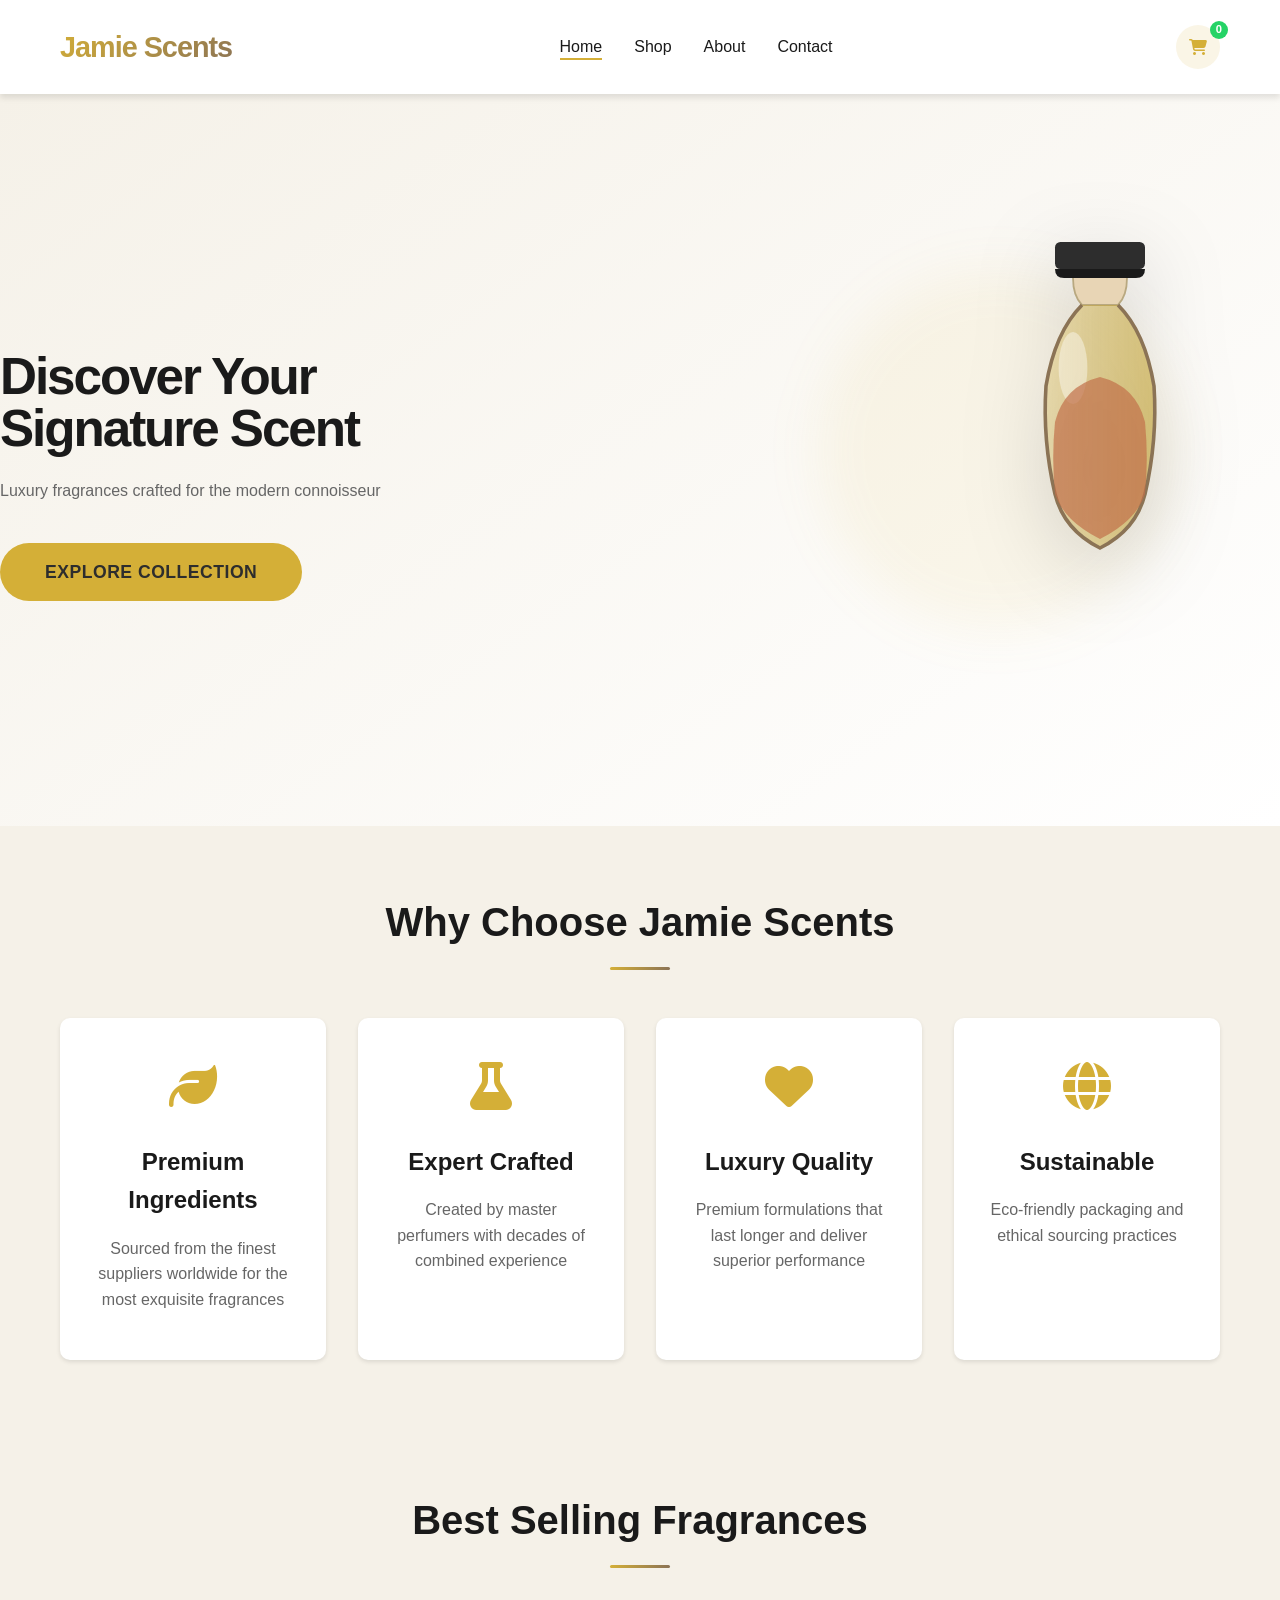
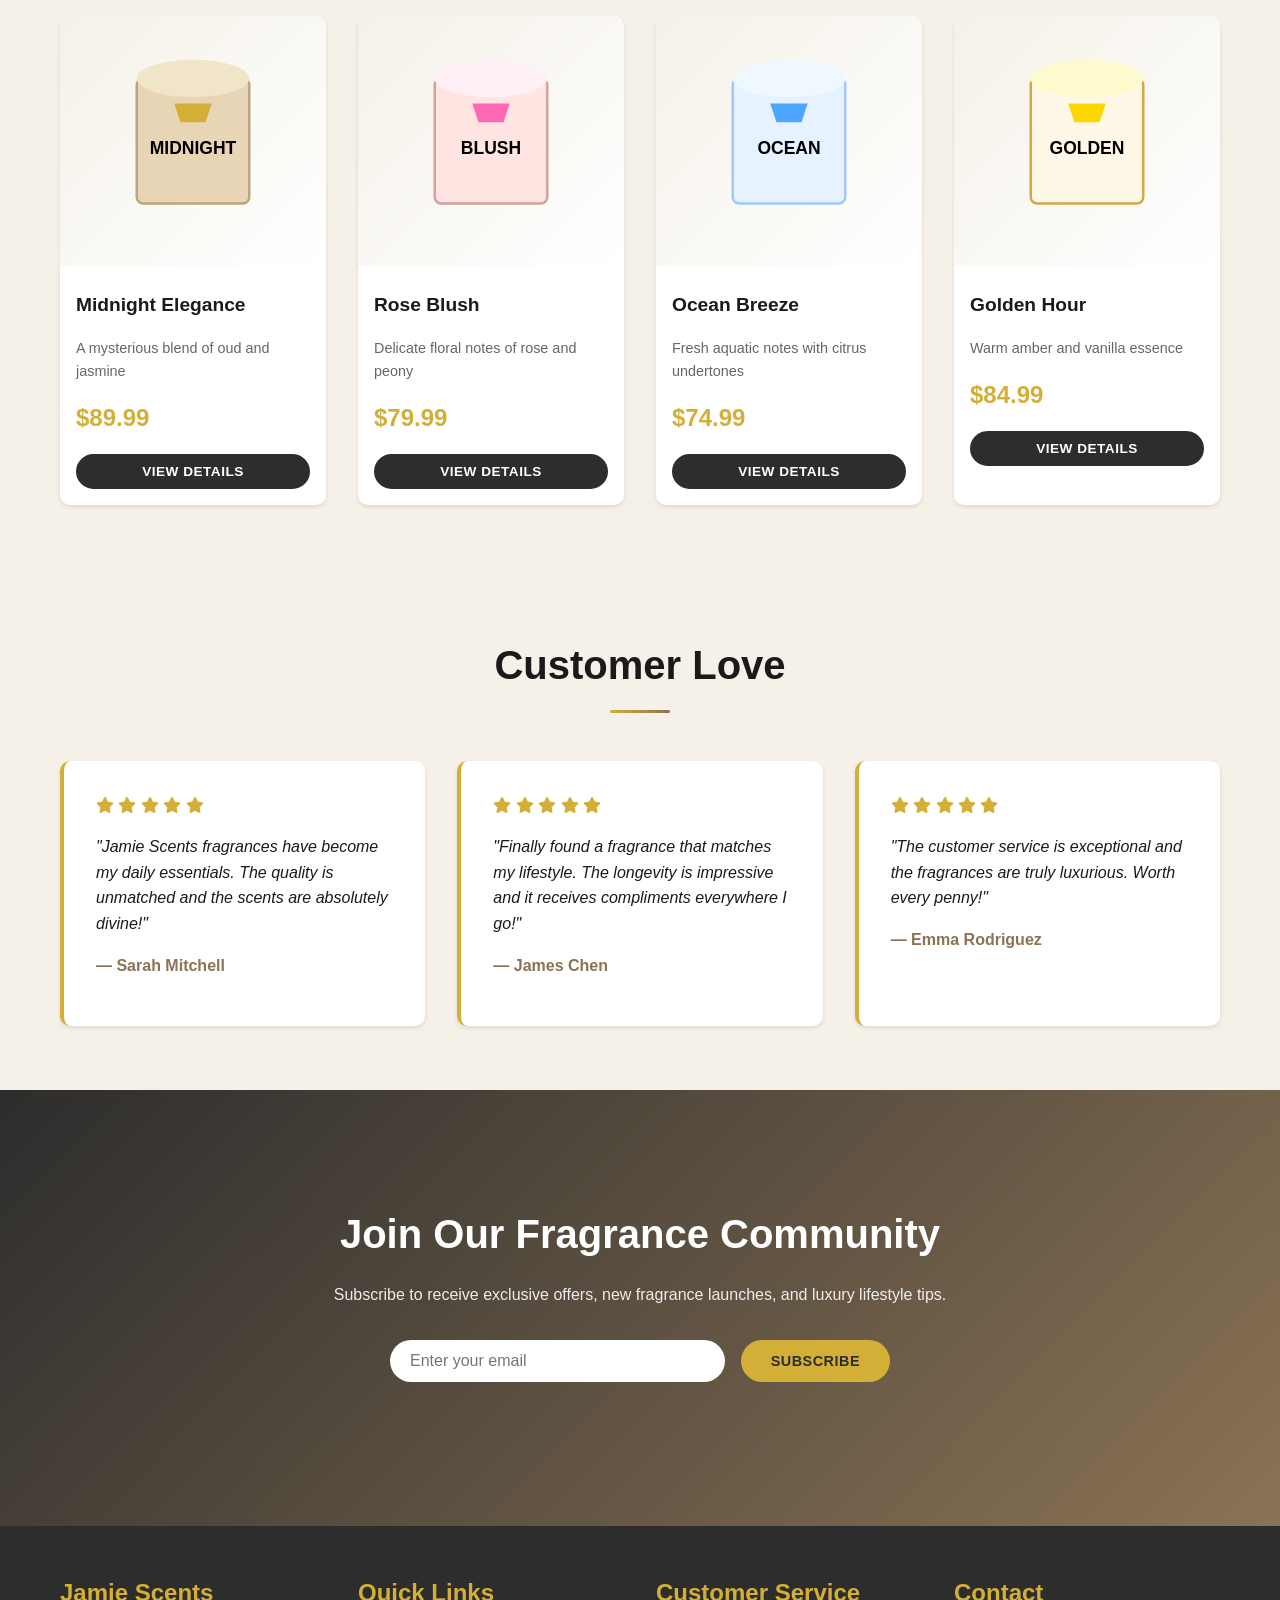
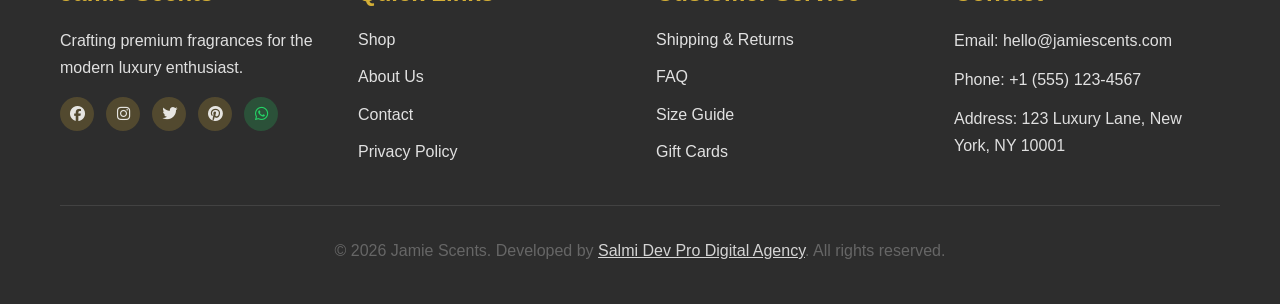
<file: index.html>
<!DOCTYPE html>
<html lang="en">
<head>
    <meta charset="UTF-8">
    <meta name="viewport" content="width=device-width, initial-scale=1.0">
    <meta name="description" content="Jamie Scents - Premium fragrance collection for the modern luxury enthusiast.">
    <meta name="keywords" content="perfume, fragrance, luxury, premium scents">
    <title>Jamie Scents - Premium Fragrances</title>
    <link rel="stylesheet" href="css/styles.css">
    <link rel="stylesheet" href="https://cdnjs.cloudflare.com/ajax/libs/font-awesome/6.4.0/css/all.min.css">
</head>
<body>
    <!-- Navigation -->
    <nav class="navbar">
        <div class="container navbar-container">
            <div class="logo">
                <h1>Jamie Scents</h1>
            </div>
            <button class="hamburger" id="hamburger">
                <span></span>
                <span></span>
                <span></span>
            </button>
            <ul class="nav-menu" id="navMenu">
                <li><a href="index.html" class="nav-link active">Home</a></li>
                <li><a href="shop.html" class="nav-link">Shop</a></li>
                <li><a href="about.html" class="nav-link">About</a></li>
                <li><a href="contact.html" class="nav-link">Contact</a></li>
            </ul>
            <a href="shop.html" class="cart-link" aria-label="View cart">
                <i class="fas fa-shopping-cart"></i>
                <span class="cart-count">0</span>
            </a>
        </div>
    </nav>

    <!-- Hero Section -->
    <section class="hero">
        <div class="hero-content">
            <h2 class="hero-title">Discover Your Signature Scent</h2>
            <p class="hero-subtitle">Luxury fragrances crafted for the modern connoisseur</p>
            <a href="shop.html" class="btn btn-primary btn-lg">Explore Collection</a>
        </div>
        <div class="hero-image">
            <svg viewBox="0 0 200 300" xmlns="http://www.w3.org/2000/svg" class="perfume-bottle">
                <defs>
                    <linearGradient id="bottleGradient" x1="0%" y1="0%" x2="100%">
                        <stop offset="0%" style="stop-color:#d4af37;stop-opacity:0.3" />
                        <stop offset="100%" style="stop-color:#c0a030;stop-opacity:0.6" />
                    </linearGradient>
                </defs>
                <!-- Bottle Cap -->
                <rect x="75" y="20" width="50" height="15" fill="#2d2d2d" rx="3"/>
                <path d="M 75 35 Q 75 40 80 40 L 120 40 Q 125 40 125 35" fill="#1a1a1a"/>
                <!-- Bottle Top -->
                <path d="M 85 40 Q 85 50 90 55 L 110 55 Q 115 50 115 40" fill="#e8d5b5" stroke="#b8a880" stroke-width="1"/>
                <!-- Main Bottle -->
                <path d="M 90 55 Q 75 70 70 100 Q 68 130 75 160 Q 80 180 100 190 Q 120 180 125 160 Q 132 130 130 100 Q 125 70 110 55" 
                      fill="url(#bottleGradient)" stroke="#8b7355" stroke-width="2"/>
                <!-- Bottle Shine -->
                <ellipse cx="85" cy="90" rx="8" ry="20" fill="#ffffff" opacity="0.4"/>
                <!-- Fragrance Liquid -->
                <path d="M 75 160 Q 73 140 75 120 Q 80 100 100 95 Q 120 100 125 120 Q 127 140 125 160 Q 120 175 100 185 Q 80 175 75 160" 
                      fill="#c17049" opacity="0.7"/>
            </svg>
        </div>
    </section>

    <!-- Brand Value Proposition -->
    <section class="values">
        <div class="container">
            <h2 class="section-title">Why Choose Jamie Scents</h2>
            <div class="values-grid">
                <div class="value-card">
                    <div class="value-icon">
                        <i class="fas fa-leaf"></i>
                    </div>
                    <h3>Premium Ingredients</h3>
                    <p>Sourced from the finest suppliers worldwide for the most exquisite fragrances</p>
                </div>
                <div class="value-card">
                    <div class="value-icon">
                        <i class="fas fa-flask"></i>
                    </div>
                    <h3>Expert Crafted</h3>
                    <p>Created by master perfumers with decades of combined experience</p>
                </div>
                <div class="value-card">
                    <div class="value-icon">
                        <i class="fas fa-heart"></i>
                    </div>
                    <h3>Luxury Quality</h3>
                    <p>Premium formulations that last longer and deliver superior performance</p>
                </div>
                <div class="value-card">
                    <div class="value-icon">
                        <i class="fas fa-globe"></i>
                    </div>
                    <h3>Sustainable</h3>
                    <p>Eco-friendly packaging and ethical sourcing practices</p>
                </div>
            </div>
        </div>
    </section>

    <!-- Best Selling Products -->
    <section class="best-sellers">
        <div class="container">
            <h2 class="section-title">Best Selling Fragrances</h2>
            <div class="products-grid">
                <div class="product-card">
                    <div class="product-image">
                        <svg viewBox="0 0 150 200" xmlns="http://www.w3.org/2000/svg">
                            <rect x="30" y="50" width="90" height="100" fill="#e8d5b5" stroke="#b8a880" stroke-width="2" rx="5"/>
                            <ellipse cx="75" cy="50" rx="45" ry="15" fill="#f0e4c9"/>
                            <path d="M 60 70 L 65 85 L 85 85 L 90 70" fill="#d4af37"/>
                            <text x="75" y="110" text-anchor="middle" font-size="14" font-weight="bold">MIDNIGHT</text>
                        </svg>
                    </div>
                    <h3>Midnight Elegance</h3>
                    <p class="product-desc">A mysterious blend of oud and jasmine</p>
                    <div class="price">$89.99</div>
                    <button class="btn btn-secondary btn-sm">View Details</button>
                </div>

                <div class="product-card">
                    <div class="product-image">
                        <svg viewBox="0 0 150 200" xmlns="http://www.w3.org/2000/svg">
                            <rect x="30" y="50" width="90" height="100" fill="#ffe4e1" stroke="#d4a0a0" stroke-width="2" rx="5"/>
                            <ellipse cx="75" cy="50" rx="45" ry="15" fill="#fff0f5"/>
                            <path d="M 60 70 L 65 85 L 85 85 L 90 70" fill="#ff69b4"/>
                            <text x="75" y="110" text-anchor="middle" font-size="14" font-weight="bold">BLUSH</text>
                        </svg>
                    </div>
                    <h3>Rose Blush</h3>
                    <p class="product-desc">Delicate floral notes of rose and peony</p>
                    <div class="price">$79.99</div>
                    <button class="btn btn-secondary btn-sm">View Details</button>
                </div>

                <div class="product-card">
                    <div class="product-image">
                        <svg viewBox="0 0 150 200" xmlns="http://www.w3.org/2000/svg">
                            <rect x="30" y="50" width="90" height="100" fill="#e6f2ff" stroke="#a0c8ff" stroke-width="2" rx="5"/>
                            <ellipse cx="75" cy="50" rx="45" ry="15" fill="#f0f8ff"/>
                            <path d="M 60 70 L 65 85 L 85 85 L 90 70" fill="#4da6ff"/>
                            <text x="75" y="110" text-anchor="middle" font-size="14" font-weight="bold">OCEAN</text>
                        </svg>
                    </div>
                    <h3>Ocean Breeze</h3>
                    <p class="product-desc">Fresh aquatic notes with citrus undertones</p>
                    <div class="price">$74.99</div>
                    <button class="btn btn-secondary btn-sm">View Details</button>
                </div>

                <div class="product-card">
                    <div class="product-image">
                        <svg viewBox="0 0 150 200" xmlns="http://www.w3.org/2000/svg">
                            <rect x="30" y="50" width="90" height="100" fill="#fff8e6" stroke="#d4a747" stroke-width="2" rx="5"/>
                            <ellipse cx="75" cy="50" rx="45" ry="15" fill="#fffacd"/>
                            <path d="M 60 70 L 65 85 L 85 85 L 90 70" fill="#ffd700"/>
                            <text x="75" y="110" text-anchor="middle" font-size="14" font-weight="bold">GOLDEN</text>
                        </svg>
                    </div>
                    <h3>Golden Hour</h3>
                    <p class="product-desc">Warm amber and vanilla essence</p>
                    <div class="price">$84.99</div>
                    <button class="btn btn-secondary btn-sm">View Details</button>
                </div>
            </div>
        </div>
    </section>

    <!-- Testimonials -->
    <section class="testimonials">
        <div class="container">
            <h2 class="section-title">Customer Love</h2>
            <div class="testimonials-grid">
                <div class="testimonial-card">
                    <div class="stars">
                        <i class="fas fa-star"></i>
                        <i class="fas fa-star"></i>
                        <i class="fas fa-star"></i>
                        <i class="fas fa-star"></i>
                        <i class="fas fa-star"></i>
                    </div>
                    <p class="testimonial-text">"Jamie Scents fragrances have become my daily essentials. The quality is unmatched and the scents are absolutely divine!"</p>
                    <p class="testimonial-author">— Sarah Mitchell</p>
                </div>

                <div class="testimonial-card">
                    <div class="stars">
                        <i class="fas fa-star"></i>
                        <i class="fas fa-star"></i>
                        <i class="fas fa-star"></i>
                        <i class="fas fa-star"></i>
                        <i class="fas fa-star"></i>
                    </div>
                    <p class="testimonial-text">"Finally found a fragrance that matches my lifestyle. The longevity is impressive and it receives compliments everywhere I go!"</p>
                    <p class="testimonial-author">— James Chen</p>
                </div>

                <div class="testimonial-card">
                    <div class="stars">
                        <i class="fas fa-star"></i>
                        <i class="fas fa-star"></i>
                        <i class="fas fa-star"></i>
                        <i class="fas fa-star"></i>
                        <i class="fas fa-star"></i>
                    </div>
                    <p class="testimonial-text">"The customer service is exceptional and the fragrances are truly luxurious. Worth every penny!"</p>
                    <p class="testimonial-author">— Emma Rodriguez</p>
                </div>
            </div>
        </div>
    </section>

    <!-- Newsletter -->
    <section class="newsletter">
        <div class="container">
            <div class="newsletter-content">
                <h2>Join Our Fragrance Community</h2>
                <p>Subscribe to receive exclusive offers, new fragrance launches, and luxury lifestyle tips.</p>
                <form class="newsletter-form" id="newsletterForm">
                    <input type="email" placeholder="Enter your email" required id="newsletterEmail">
                    <button type="submit" class="btn btn-primary">Subscribe</button>
                </form>
                <p class="form-message" id="formMessage"></p>
            </div>
        </div>
    </section>

    <!-- Footer -->
    <footer class="footer">
        <div class="container">
            <div class="footer-content">
                <div class="footer-section">
                    <h3>Jamie Scents</h3>
                    <p>Crafting premium fragrances for the modern luxury enthusiast.</p>
                    <div class="social-links">
                        <a href="#" class="social-link"><i class="fab fa-facebook"></i></a>
                        <a href="#" class="social-link"><i class="fab fa-instagram"></i></a>
                        <a href="#" class="social-link"><i class="fab fa-twitter"></i></a>
                        <a href="#" class="social-link"><i class="fab fa-pinterest"></i></a>
                        <a href="https://wa.me/256742003062?text=Hello%20Jamie%20Scents" class="social-link whatsapp" target="_blank" rel="noopener"><i class="fab fa-whatsapp"></i></a>
                    </div>
                </div>

                <div class="footer-section">
                    <h3>Quick Links</h3>
                    <ul>
                        <li><a href="shop.html">Shop</a></li>
                        <li><a href="about.html">About Us</a></li>
                        <li><a href="contact.html">Contact</a></li>
                        <li><a href="#">Privacy Policy</a></li>
                    </ul>
                </div>

                <div class="footer-section">
                    <h3>Customer Service</h3>
                    <ul>
                        <li><a href="#">Shipping & Returns</a></li>
                        <li><a href="#">FAQ</a></li>
                        <li><a href="#">Size Guide</a></li>
                        <li><a href="#">Gift Cards</a></li>
                    </ul>
                </div>

                <div class="footer-section">
                    <h3>Contact</h3>
                    <p>Email: hello@jamiescents.com</p>
                    <p>Phone: <a href="tel:+15551234567">+1 (555) 123-4567</a></p>
                    <p>Address: 123 Luxury Lane, New York, NY 10001</p>
                </div>
            </div>

            <div class="footer-bottom">
                <p>&copy; <span id="currentYear"></span> Jamie Scents. Developed by <a href="https://www.salmidevpro.com.ng" class="footer-credit-link" target="_blank" rel="noopener">Salmi Dev Pro Digital Agency</a>. All rights reserved.</p>
            </div>
        </div>
    </footer>

    <script src="js/main.js"></script>
</body>
</html>
</file>
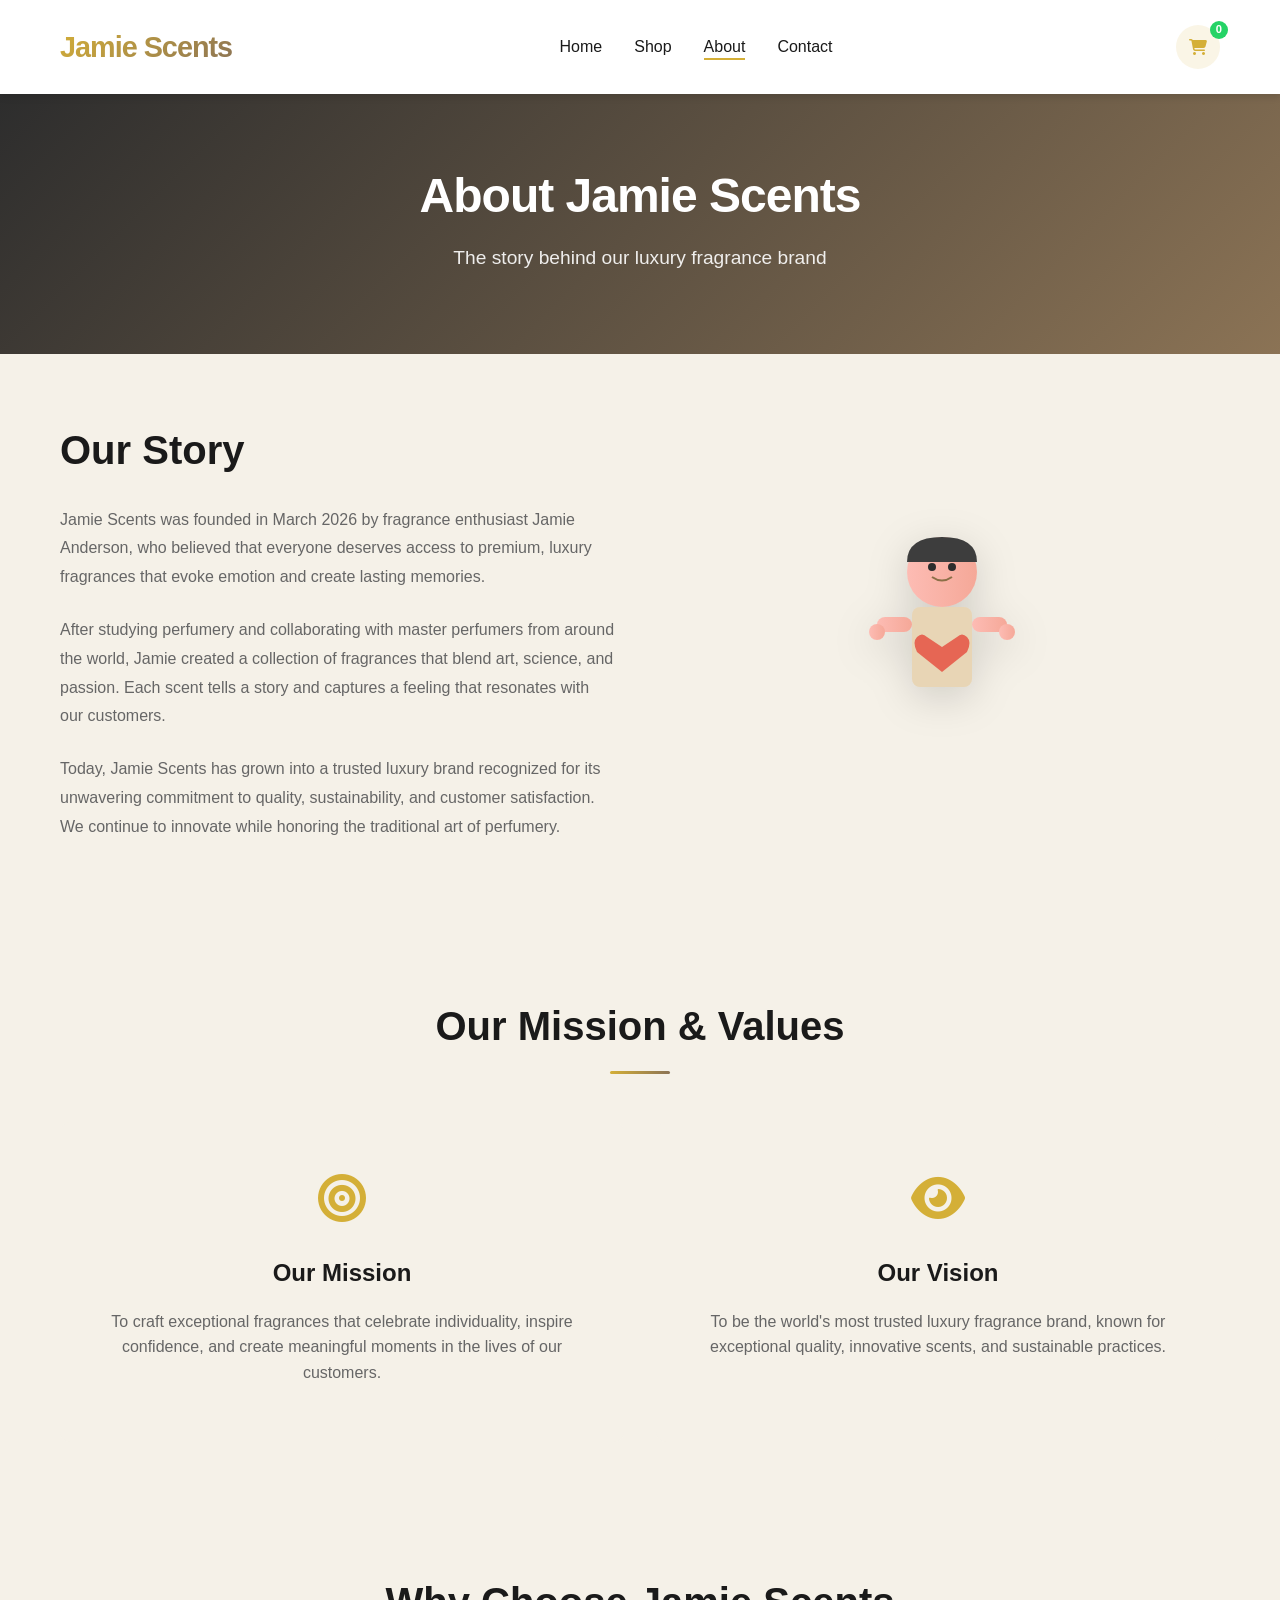
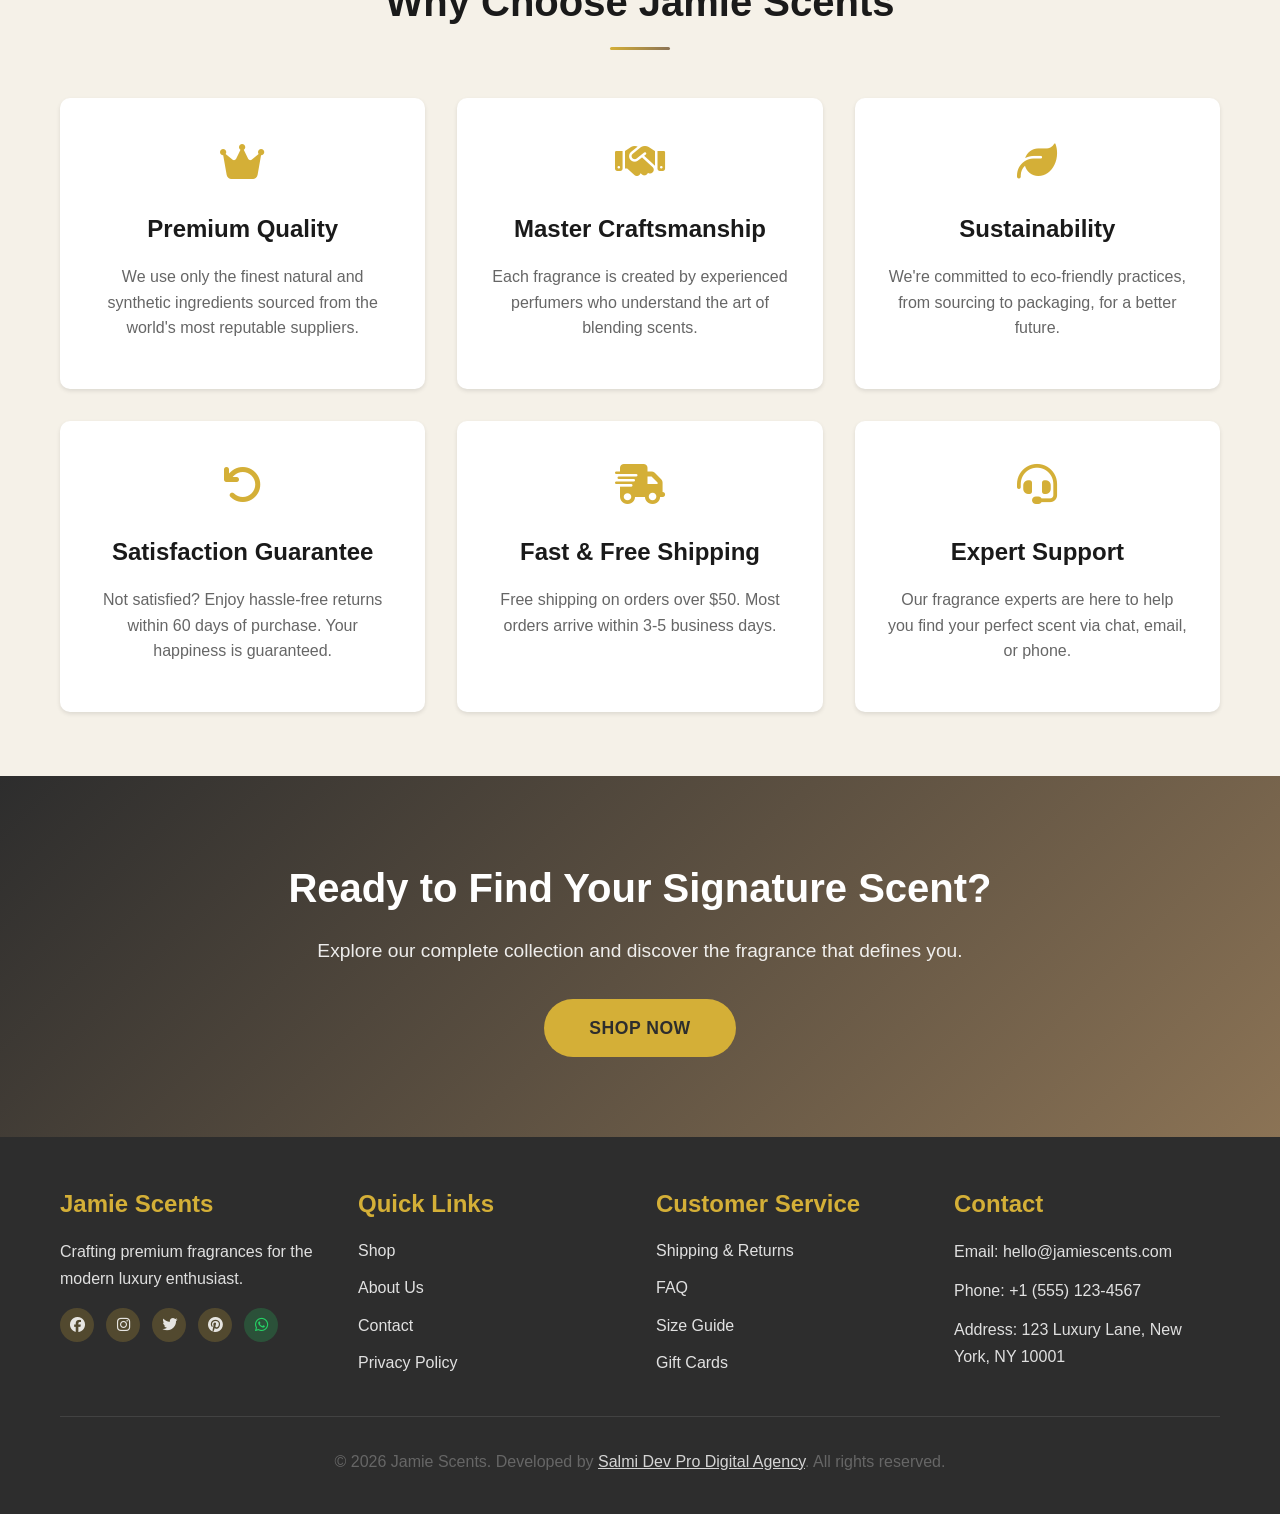
<file: about.html>
<!DOCTYPE html>
<html lang="en">
<head>
    <meta charset="UTF-8">
    <meta name="viewport" content="width=device-width, initial-scale=1.0">
    <meta name="description" content="Learn about Jamie Scents - our mission, story, and commitment to luxury fragrances.">
    <title>About Us - Jamie Scents</title>
    <link rel="stylesheet" href="css/styles.css">
    <link rel="stylesheet" href="https://cdnjs.cloudflare.com/ajax/libs/font-awesome/6.4.0/css/all.min.css">
</head>
<body>
    <!-- Navigation -->
    <nav class="navbar">
        <div class="container navbar-container">
            <div class="logo">
                <h1>Jamie Scents</h1>
            </div>
            <button class="hamburger" id="hamburger">
                <span></span>
                <span></span>
                <span></span>
            </button>
            <ul class="nav-menu" id="navMenu">
                <li><a href="index.html" class="nav-link">Home</a></li>
                <li><a href="shop.html" class="nav-link">Shop</a></li>
                <li><a href="about.html" class="nav-link active">About</a></li>
                <li><a href="contact.html" class="nav-link">Contact</a></li>
            </ul>
            <a href="shop.html" class="cart-link" aria-label="View cart">
                <i class="fas fa-shopping-cart"></i>
                <span class="cart-count">0</span>
            </a>
        </div>
    </nav>

    <!-- Page Header -->
    <section class="page-header">
        <div class="container">
            <h1>About Jamie Scents</h1>
            <p>The story behind our luxury fragrance brand</p>
        </div>
    </section>

    <!-- Brand Story -->
    <section class="about-story">
        <div class="container">
            <div class="story-content">
                <div class="story-text">
                    <h2>Our Story</h2>
                    <p>
                        Jamie Scents was founded in March 2026 by fragrance enthusiast Jamie Anderson, who believed that everyone deserves 
                        access to premium, luxury fragrances that evoke emotion and create lasting memories.
                    </p>
                    <p>
                        After studying perfumery and collaborating with master perfumers from around the world, 
                        Jamie created a collection of fragrances that blend art, science, and passion. Each scent tells a story and captures 
                        a feeling that resonates with our customers.
                    </p>
                    <p>
                        Today, Jamie Scents has grown into a trusted luxury brand recognized for its unwavering commitment to quality, 
                        sustainability, and customer satisfaction. We continue to innovate while honoring the traditional art of perfumery.
                    </p>
                </div>
                <div class="story-image">
                    <svg viewBox="0 0 300 300" xmlns="http://www.w3.org/2000/svg" class="founder-illustration">
                        <defs>
                            <linearGradient id="skinTone" x1="0%" y1="0%" x2="100%">
                                <stop offset="0%" style="stop-color:#fdbcb4;stop-opacity:1" />
                                <stop offset="100%" style="stop-color:#f5a898;stop-opacity:1" />
                            </linearGradient>
                        </defs>
                        <!-- Head -->
                        <circle cx="150" cy="80" r="35" fill="url(#skinTone)"/>
                        <!-- Hair -->
                        <path d="M 115 70 Q 115 45 150 45 Q 185 45 185 70" fill="#3d3d3d"/>
                        <!-- Eyes -->
                        <circle cx="140" cy="75" r="4" fill="#2d2d2d"/>
                        <circle cx="160" cy="75" r="4" fill="#2d2d2d"/>
                        <!-- Smile -->
                        <path d="M 140 85 Q 150 92 160 85" stroke="#8b6f47" stroke-width="2" fill="none"/>
                        <!-- Body -->
                        <rect x="120" y="115" width="60" height="80" fill="#e8d5b5" rx="8"/>
                        <!-- Arms -->
                        <rect x="85" y="125" width="35" height="15" fill="url(#skinTone)" rx="8"/>
                        <rect x="180" y="125" width="35" height="15" fill="url(#skinTone)" rx="8"/>
                        <!-- Hands -->
                        <circle cx="85" cy="140" r="8" fill="url(#skinTone)"/>
                        <circle cx="215" cy="140" r="8" fill="url(#skinTone)"/>
                        <!-- Heart -->
                        <path d="M 150 155 L 165 145 Q 170 140 175 145 Q 180 150 175 160 L 150 180 L 125 160 Q 120 150 125 145 Q 130 140 135 145 Z" 
                              fill="#e74c3c" opacity="0.8"/>
                    </svg>
                </div>
            </div>
        </div>
    </section>

    <!-- Mission & Vision -->
    <section class="mission">
        <div class="container">
            <h2 class="section-title">Our Mission & Values</h2>
            <div class="mission-grid">
                <div class="mission-card">
                    <div class="mission-icon">
                        <i class="fas fa-bullseye"></i>
                    </div>
                    <h3>Our Mission</h3>
                    <p>
                        To craft exceptional fragrances that celebrate individuality, inspire confidence, and create meaningful 
                        moments in the lives of our customers.
                    </p>
                </div>
                <div class="mission-card">
                    <div class="mission-icon">
                        <i class="fas fa-eye"></i>
                    </div>
                    <h3>Our Vision</h3>
                    <p>
                        To be the world's most trusted luxury fragrance brand, known for exceptional quality, innovative scents, 
                        and sustainable practices.
                    </p>
                </div>
            </div>
        </div>
    </section>

    <!-- Why Choose Us -->
    <section class="why-choose">
        <div class="container">
            <h2 class="section-title">Why Choose Jamie Scents</h2>
            <div class="reasons-grid">
                <div class="reason-card">
                    <div class="reason-icon">
                        <i class="fas fa-crown"></i>
                    </div>
                    <h3>Premium Quality</h3>
                    <p>
                        We use only the finest natural and synthetic ingredients sourced from 
                        the world's most reputable suppliers.
                    </p>
                </div>

                <div class="reason-card">
                    <div class="reason-icon">
                        <i class="fas fa-handshake"></i>
                    </div>
                    <h3>Master Craftsmanship</h3>
                    <p>
                        Each fragrance is created by experienced perfumers who understand 
                        the art of blending scents.
                    </p>
                </div>

                <div class="reason-card">
                    <div class="reason-icon">
                        <i class="fas fa-leaf"></i>
                    </div>
                    <h3>Sustainability</h3>
                    <p>
                        We're committed to eco-friendly practices, from sourcing to packaging, 
                        for a better future.
                    </p>
                </div>

                <div class="reason-card">
                    <div class="reason-icon">
                        <i class="fas fa-undo"></i>
                    </div>
                    <h3>Satisfaction Guarantee</h3>
                    <p>
                        Not satisfied? Enjoy hassle-free returns within 60 days of purchase. 
                        Your happiness is guaranteed.
                    </p>
                </div>

                <div class="reason-card">
                    <div class="reason-icon">
                        <i class="fas fa-shipping-fast"></i>
                    </div>
                    <h3>Fast & Free Shipping</h3>
                    <p>
                        Free shipping on orders over $50. Most orders arrive within 3-5 
                        business days.
                    </p>
                </div>

                <div class="reason-card">
                    <div class="reason-icon">
                        <i class="fas fa-headset"></i>
                    </div>
                    <h3>Expert Support</h3>
                    <p>
                        Our fragrance experts are here to help you find your perfect scent 
                        via chat, email, or phone.
                    </p>
                </div>
            </div>
        </div>
    </section>

    <!-- Call to Action -->
    <section class="cta-section">
        <div class="container">
            <h2>Ready to Find Your Signature Scent?</h2>
            <p>Explore our complete collection and discover the fragrance that defines you.</p>
            <a href="shop.html" class="btn btn-primary btn-lg">Shop Now</a>
        </div>
    </section>

    <!-- Footer -->
    <footer class="footer">
        <div class="container">
            <div class="footer-content">
                <div class="footer-section">
                    <h3>Jamie Scents</h3>
                    <p>Crafting premium fragrances for the modern luxury enthusiast.</p>
                    <div class="social-links">
                        <a href="#" class="social-link"><i class="fab fa-facebook"></i></a>
                        <a href="#" class="social-link"><i class="fab fa-instagram"></i></a>
                        <a href="#" class="social-link"><i class="fab fa-twitter"></i></a>
                        <a href="#" class="social-link"><i class="fab fa-pinterest"></i></a>
                        <a href="https://wa.me/256742003062?text=Hello%20Jamie%20Scents" class="social-link whatsapp" target="_blank" rel="noopener"><i class="fab fa-whatsapp"></i></a>
                    </div>
                </div>

                <div class="footer-section">
                    <h3>Quick Links</h3>
                    <ul>
                        <li><a href="shop.html">Shop</a></li>
                        <li><a href="about.html">About Us</a></li>
                        <li><a href="contact.html">Contact</a></li>
                        <li><a href="#">Privacy Policy</a></li>
                    </ul>
                </div>

                <div class="footer-section">
                    <h3>Customer Service</h3>
                    <ul>
                        <li><a href="#">Shipping & Returns</a></li>
                        <li><a href="#">FAQ</a></li>
                        <li><a href="#">Size Guide</a></li>
                        <li><a href="#">Gift Cards</a></li>
                    </ul>
                </div>

                <div class="footer-section">
                    <h3>Contact</h3>
                    <p>Email: hello@jamiescents.com</p>
                    <p>Phone: <a href="tel:+15551234567">+1 (555) 123-4567</a></p>
                    <p>Address: 123 Luxury Lane, New York, NY 10001</p>
                </div>
            </div>

            <div class="footer-bottom">
                <p>&copy; <span id="currentYear"></span> Jamie Scents. Developed by <a href="https://www.salmidevpro.com.ng" class="footer-credit-link" target="_blank" rel="noopener">Salmi Dev Pro Digital Agency</a>. All rights reserved.</p>
            </div>
        </div>
    </footer>

    <script src="js/main.js"></script>
</body>
</html>
</file>
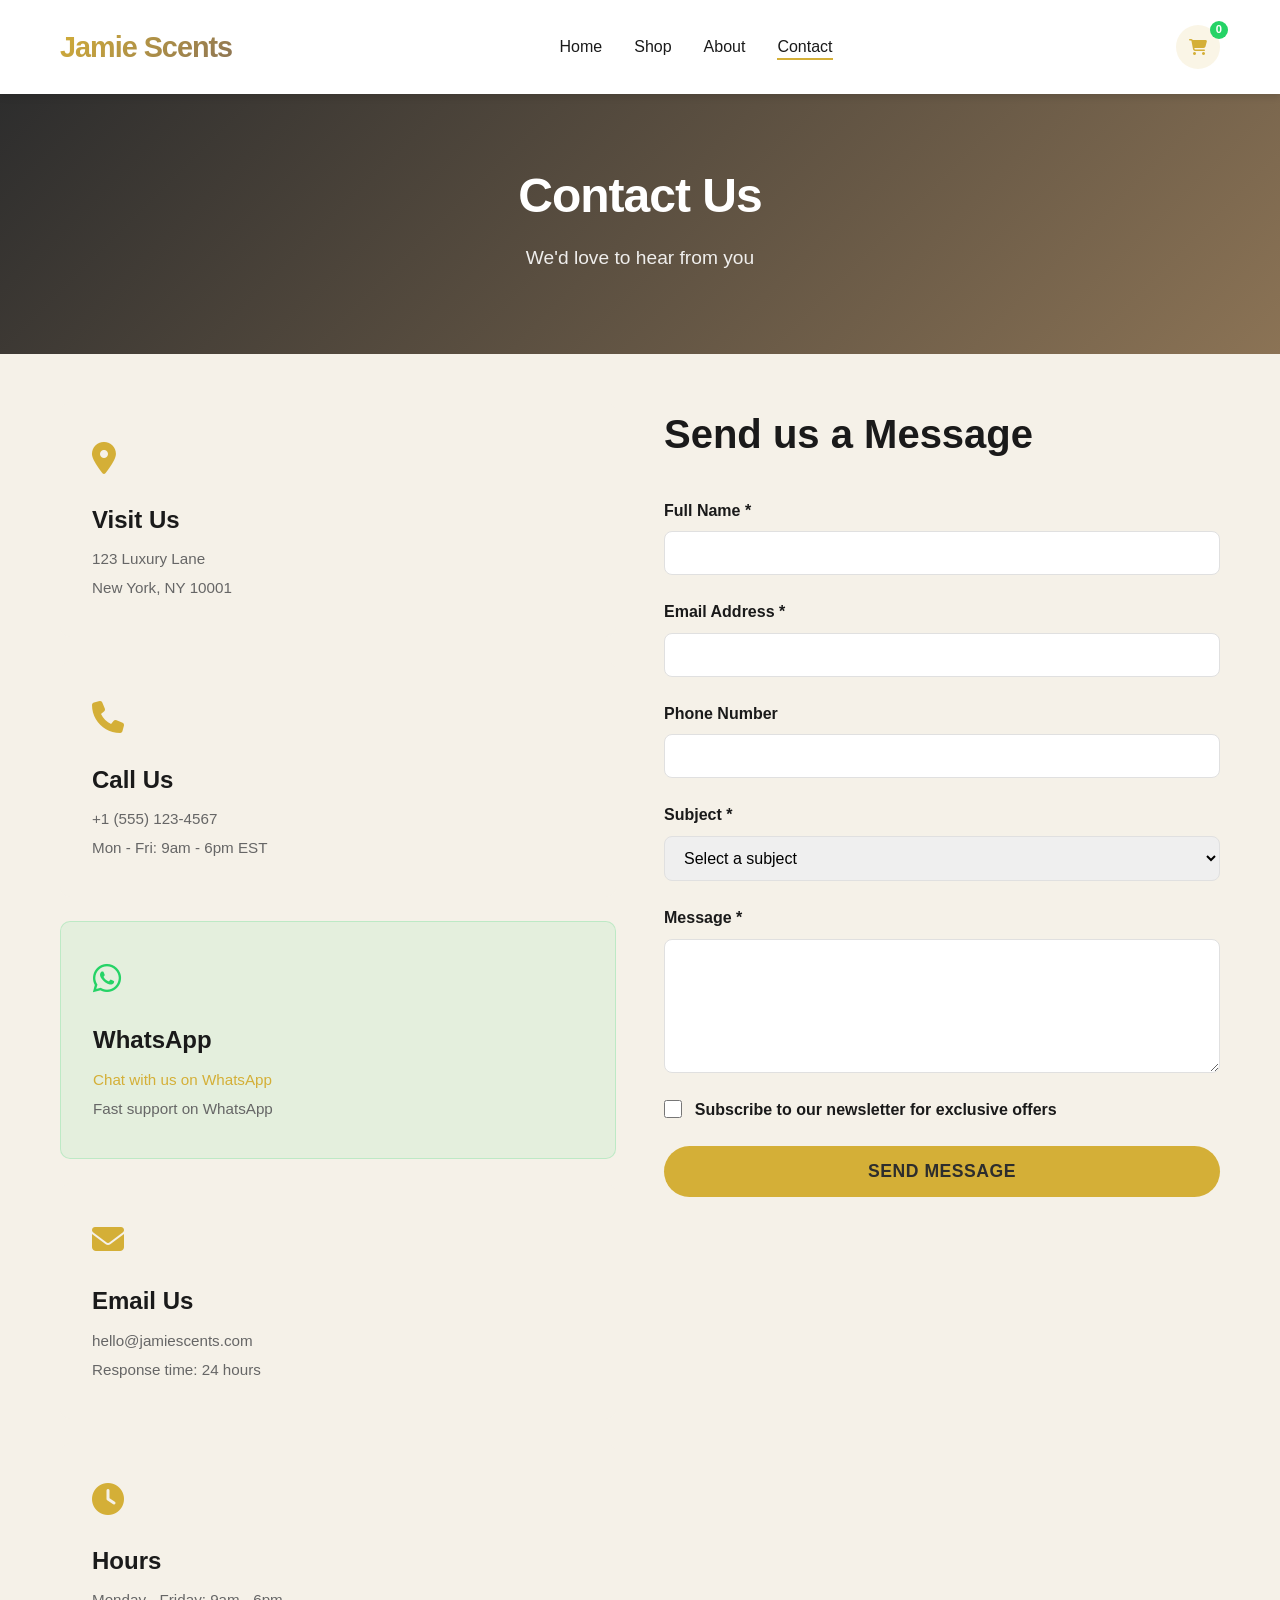
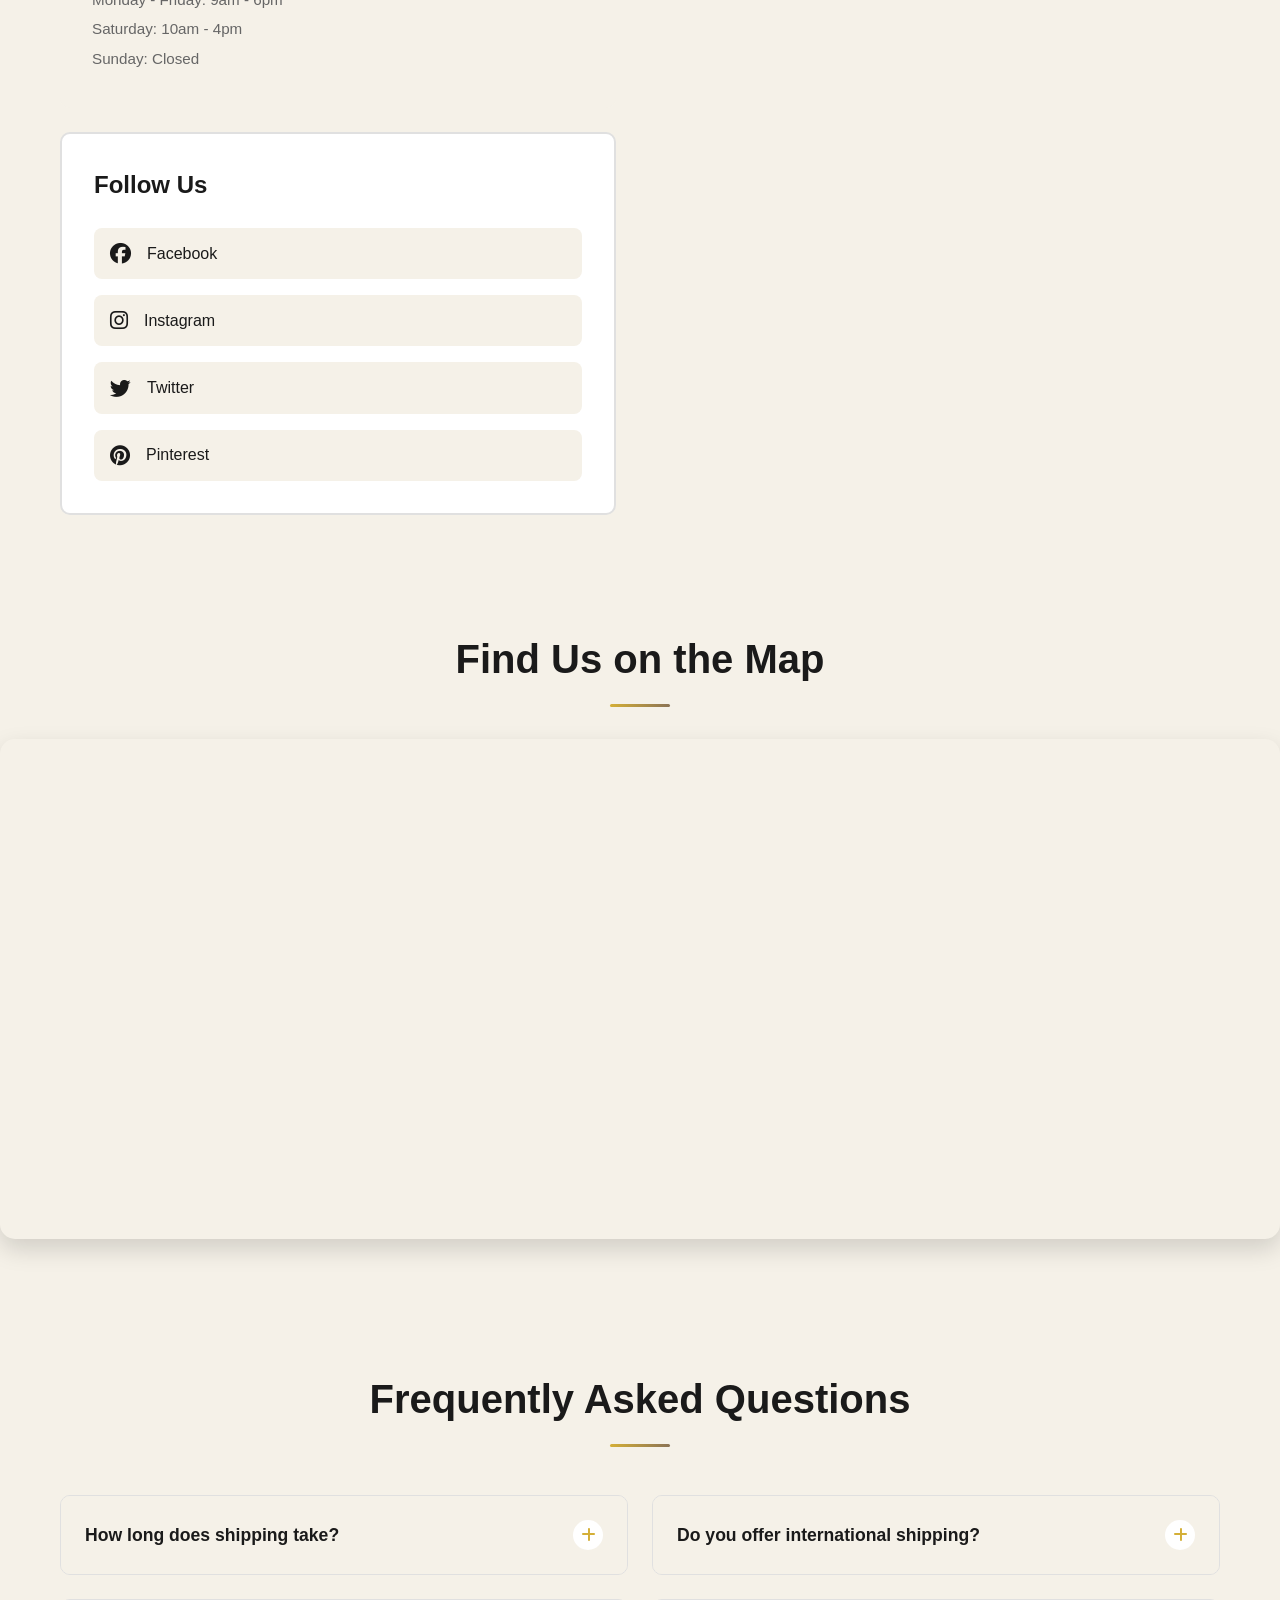
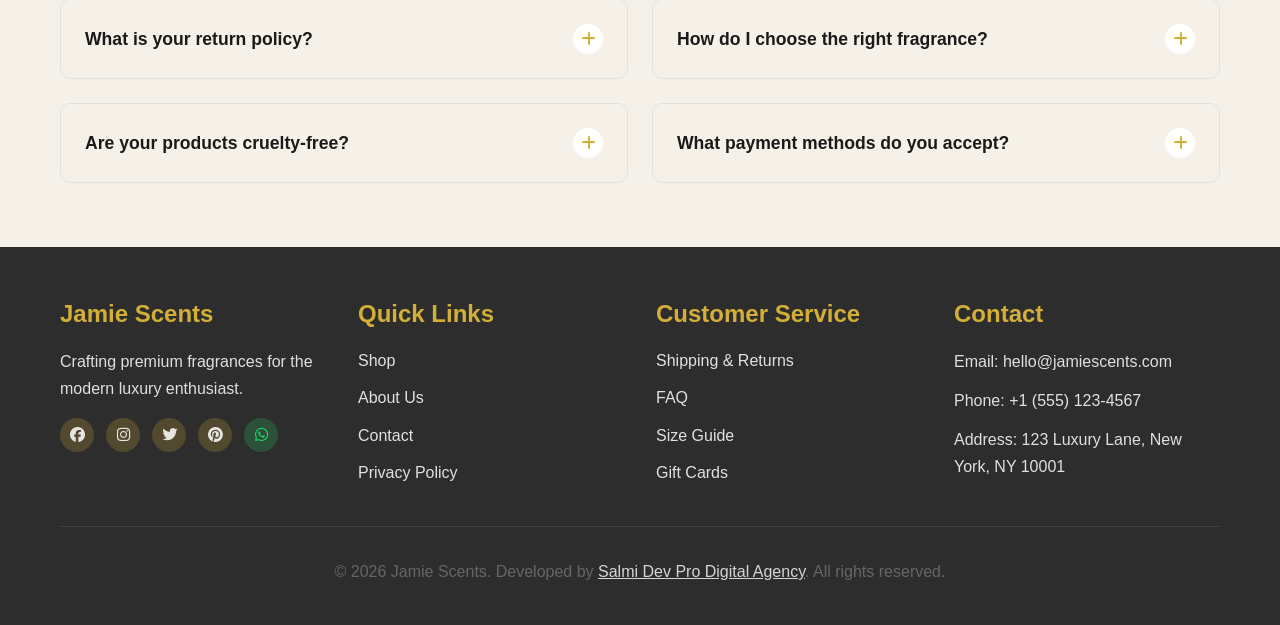
<file: contact.html>
<!DOCTYPE html>
<html lang="en">
<head>
    <meta charset="UTF-8">
    <meta name="viewport" content="width=device-width, initial-scale=1.0">
    <meta name="description" content="Contact Jamie Scents - Get in touch with our customer service team.">
    <title>Contact Us - Jamie Scents</title>
    <link rel="stylesheet" href="css/styles.css">
    <link rel="stylesheet" href="https://cdnjs.cloudflare.com/ajax/libs/font-awesome/6.4.0/css/all.min.css">
</head>
<body>
    <!-- Navigation -->
    <nav class="navbar">
        <div class="container navbar-container">
            <div class="logo">
                <h1>Jamie Scents</h1>
            </div>
            <button class="hamburger" id="hamburger">
                <span></span>
                <span></span>
                <span></span>
            </button>
            <ul class="nav-menu" id="navMenu">
                <li><a href="index.html" class="nav-link">Home</a></li>
                <li><a href="shop.html" class="nav-link">Shop</a></li>
                <li><a href="about.html" class="nav-link">About</a></li>
                <li><a href="contact.html" class="nav-link active">Contact</a></li>
            </ul>
            <a href="shop.html" class="cart-link" aria-label="View cart">
                <i class="fas fa-shopping-cart"></i>
                <span class="cart-count">0</span>
            </a>
        </div>
    </nav>

    <!-- Page Header -->
    <section class="page-header">
        <div class="container">
            <h1>Contact Us</h1>
            <p>We'd love to hear from you</p>
        </div>
    </section>

    <!-- Contact Section -->
    <section class="contact-section">
        <div class="container">
            <div class="contact-wrapper">
                <!-- Contact Information -->
                <aside class="contact-info">
                    <div class="info-card">
                        <div class="info-icon">
                            <i class="fas fa-map-marker-alt"></i>
                        </div>
                        <h3>Visit Us</h3>
                        <p>123 Luxury Lane</p>
                        <p>New York, NY 10001</p>
                    </div>

                    <div class="info-card">
                        <div class="info-icon">
                            <i class="fas fa-phone"></i>
                        </div>
                        <h3>Call Us</h3>
                        <p>+1 (555) 123-4567</p>
                        <p>Mon - Fri: 9am - 6pm EST</p>
                    </div>

                    <div class="info-card whatsapp-card">
                        <div class="info-icon whatsapp-icon">
                            <i class="fab fa-whatsapp"></i>
                        </div>
                        <h3>WhatsApp</h3>
                        <p><a href="https://wa.me/256742003062?text=Hello%20Jamie%20Scents%2C%20I%20have%20a%20question%20about%20your%20fragrances" target="_blank" rel="noopener">Chat with us on WhatsApp</a></p>
                        <p>Fast support on WhatsApp</p>
                    </div>

                    <div class="info-card">
                        <div class="info-icon">
                            <i class="fas fa-envelope"></i>
                        </div>
                        <h3>Email Us</h3>
                        <p>hello@jamiescents.com</p>
                        <p>Response time: 24 hours</p>
                    </div>

                    <div class="info-card">
                        <div class="info-icon">
                            <i class="fas fa-clock"></i>
                        </div>
                        <h3>Hours</h3>
                        <p>Monday - Friday: 9am - 6pm</p>
                        <p>Saturday: 10am - 4pm</p>
                        <p>Sunday: Closed</p>
                    </div>

                    <!-- Social Links -->
                    <div class="social-section">
                        <h3>Follow Us</h3>
                        <div class="social-links-large">
                            <a href="#" class="social-link-lg">
                                <i class="fab fa-facebook"></i>
                                <span>Facebook</span>
                            </a>
                            <a href="#" class="social-link-lg">
                                <i class="fab fa-instagram"></i>
                                <span>Instagram</span>
                            </a>
                            <a href="#" class="social-link-lg">
                                <i class="fab fa-twitter"></i>
                                <span>Twitter</span>
                            </a>
                            <a href="#" class="social-link-lg">
                                <i class="fab fa-pinterest"></i>
                                <span>Pinterest</span>
                            </a>
                        </div>
                    </div>
                </aside>

                <!-- Contact Form -->
                <main class="contact-form-wrapper">
                    <h2>Send us a Message</h2>
                    <form class="contact-form" id="contactForm">
                        <div class="form-group">
                            <label for="name">Full Name *</label>
                            <input type="text" id="name" name="name" required>
                            <span class="error-message" id="nameError"></span>
                        </div>

                        <div class="form-group">
                            <label for="email">Email Address *</label>
                            <input type="email" id="email" name="email" required>
                            <span class="error-message" id="emailError"></span>
                        </div>

                        <div class="form-group">
                            <label for="phone">Phone Number</label>
                            <input type="tel" id="phone" name="phone">
                            <span class="error-message" id="phoneError"></span>
                        </div>

                        <div class="form-group">
                            <label for="subject">Subject *</label>
                            <select id="subject" name="subject" required>
                                <option value="">Select a subject</option>
                                <option value="general">General Inquiry</option>
                                <option value="order">Order Related</option>
                                <option value="shipping">Shipping & Delivery</option>
                                <option value="product">Product Information</option>
                                <option value="complaint">Complaint</option>
                                <option value="collaboration">Collaboration</option>
                            </select>
                            <span class="error-message" id="subjectError"></span>
                        </div>

                        <div class="form-group">
                            <label for="message">Message *</label>
                            <textarea id="message" name="message" rows="6" required></textarea>
                            <span class="error-message" id="messageError"></span>
                        </div>

                        <div class="form-group checkbox">
                            <input type="checkbox" id="subscribe" name="subscribe">
                            <label for="subscribe">Subscribe to our newsletter for exclusive offers</label>
                        </div>

                        <button type="submit" class="btn btn-primary btn-lg btn-block">Send Message</button>
                        <p class="form-message" id="contactFormMessage"></p>
                    </form>
                </main>
            </div>
        </div>
    </section>

    <!-- Map Section -->
    <section class="map-section">
        <h2 class="section-title">Find Us on the Map</h2>
        <div class="map-container">
            <iframe src="https://www.google.com/maps/embed?pb=!1m18!1m12!1m3!1d3024.2219901290355!2d-74.00601!3d40.74844!2m3!1f0!2f0!3f0!3m2!1i1024!2i768!4f13.1!3m3!1m2!1s0x89c25a27e8e3a0ef%3A0x7bb0ce9dd5fce9b3!2s123%20Luxury%20Lane%2C%20New%20York%2C%20NY%2010001!5e0!3m2!1sen!2sus!4v1234567890123" 
                    width="100%" height="450" style="border:0;" allowfullscreen="" loading="lazy" referrerpolicy="no-referrer-when-downgrade"></iframe>
        </div>
    </section>

    <!-- FAQ Section -->
    <section class="faq-section">
        <div class="container">
            <h2 class="section-title">Frequently Asked Questions</h2>
            <div class="faq-grid">
                <div class="faq-item">
                    <div class="faq-question">
                        <h3>How long does shipping take?</h3>
                        <span class="faq-toggle"><i class="fas fa-plus"></i></span>
                    </div>
                    <div class="faq-answer" style="display: none;">
                        <p>Most orders are shipped within 1-2 business days. Standard shipping typically takes 3-5 business days, while express shipping takes 1-2 business days.</p>
                    </div>
                </div>

                <div class="faq-item">
                    <div class="faq-question">
                        <h3>Do you offer international shipping?</h3>
                        <span class="faq-toggle"><i class="fas fa-plus"></i></span>
                    </div>
                    <div class="faq-answer" style="display: none;">
                        <p>Yes! We ship to over 50 countries worldwide. International shipping costs and delivery times vary by location.</p>
                    </div>
                </div>

                <div class="faq-item">
                    <div class="faq-question">
                        <h3>What is your return policy?</h3>
                        <span class="faq-toggle"><i class="fas fa-plus"></i></span>
                    </div>
                    <div class="faq-answer" style="display: none;">
                        <p>We offer hassle-free returns within 60 days of purchase. Items must be unused and in original packaging. Full refund or exchange available.</p>
                    </div>
                </div>

                <div class="faq-item">
                    <div class="faq-question">
                        <h3>How do I choose the right fragrance?</h3>
                        <span class="faq-toggle"><i class="fas fa-plus"></i></span>
                    </div>
                    <div class="faq-answer" style="display: none;">
                        <p>Our fragrance experts are available to help! Contact us via chat, email, or phone. We can recommend based on your preferences and skin type.</p>
                    </div>
                </div>

                <div class="faq-item">
                    <div class="faq-question">
                        <h3>Are your products cruelty-free?</h3>
                        <span class="faq-toggle"><i class="fas fa-plus"></i></span>
                    </div>
                    <div class="faq-answer" style="display: none;">
                        <p>Yes, all Jamie Scents products are cruelty-free and we use sustainable, ethically sourced ingredients.</p>
                    </div>
                </div>

                <div class="faq-item">
                    <div class="faq-question">
                        <h3>What payment methods do you accept?</h3>
                        <span class="faq-toggle"><i class="fas fa-plus"></i></span>
                    </div>
                    <div class="faq-answer" style="display: none;">
                        <p>We accept all major credit cards (Visa, Mastercard, American Express), PayPal, and Apple Pay for your convenience.</p>
                    </div>
                </div>
            </div>
        </div>
    </section>

    <!-- Footer -->
    <footer class="footer">
        <div class="container">
            <div class="footer-content">
                <div class="footer-section">
                    <h3>Jamie Scents</h3>
                    <p>Crafting premium fragrances for the modern luxury enthusiast.</p>
                    <div class="social-links">
                        <a href="#" class="social-link"><i class="fab fa-facebook"></i></a>
                        <a href="#" class="social-link"><i class="fab fa-instagram"></i></a>
                        <a href="#" class="social-link"><i class="fab fa-twitter"></i></a>
                        <a href="#" class="social-link"><i class="fab fa-pinterest"></i></a>
                        <a href="https://wa.me/256742003062?text=Hello%20Jamie%20Scents" class="social-link whatsapp" target="_blank" rel="noopener"><i class="fab fa-whatsapp"></i></a>
                    </div>
                </div>

                <div class="footer-section">
                    <h3>Quick Links</h3>
                    <ul>
                        <li><a href="shop.html">Shop</a></li>
                        <li><a href="about.html">About Us</a></li>
                        <li><a href="contact.html">Contact</a></li>
                        <li><a href="#">Privacy Policy</a></li>
                    </ul>
                </div>

                <div class="footer-section">
                    <h3>Customer Service</h3>
                    <ul>
                        <li><a href="#">Shipping & Returns</a></li>
                        <li><a href="#">FAQ</a></li>
                        <li><a href="#">Size Guide</a></li>
                        <li><a href="#">Gift Cards</a></li>
                    </ul>
                </div>

                <div class="footer-section">
                    <h3>Contact</h3>
                    <p>Email: hello@jamiescents.com</p>
                    <p>Phone: <a href="tel:+15551234567">+1 (555) 123-4567</a></p>
                    <p>Address: 123 Luxury Lane, New York, NY 10001</p>
                </div>
            </div>

            <div class="footer-bottom">
                <p>&copy; <span id="currentYear"></span> Jamie Scents. Developed by <a href="https://www.salmidevpro.com.ng" class="footer-credit-link" target="_blank" rel="noopener">Salmi Dev Pro Digital Agency</a>. All rights reserved.</p>
            </div>
        </div>
    </footer>

    <script src="js/main.js"></script>
    <script src="js/contact.js"></script>
</body>
</html>
</file>
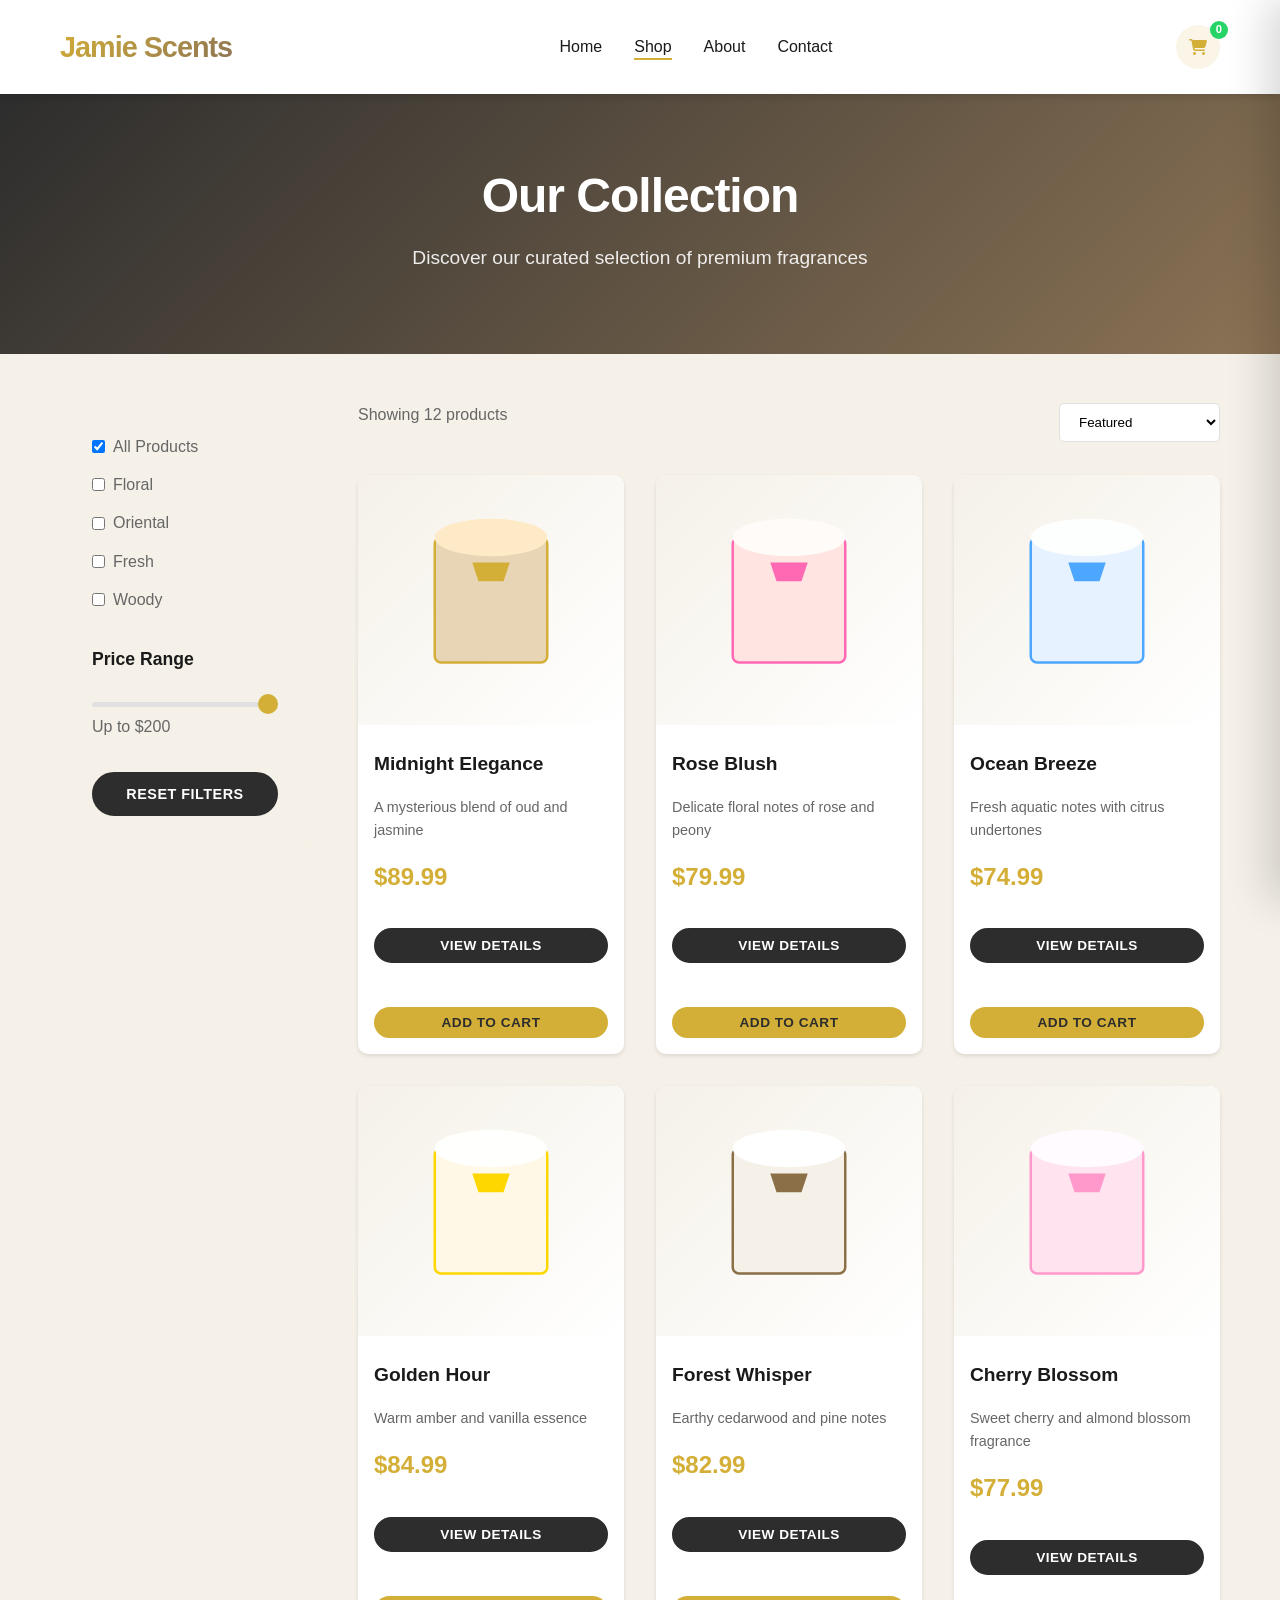
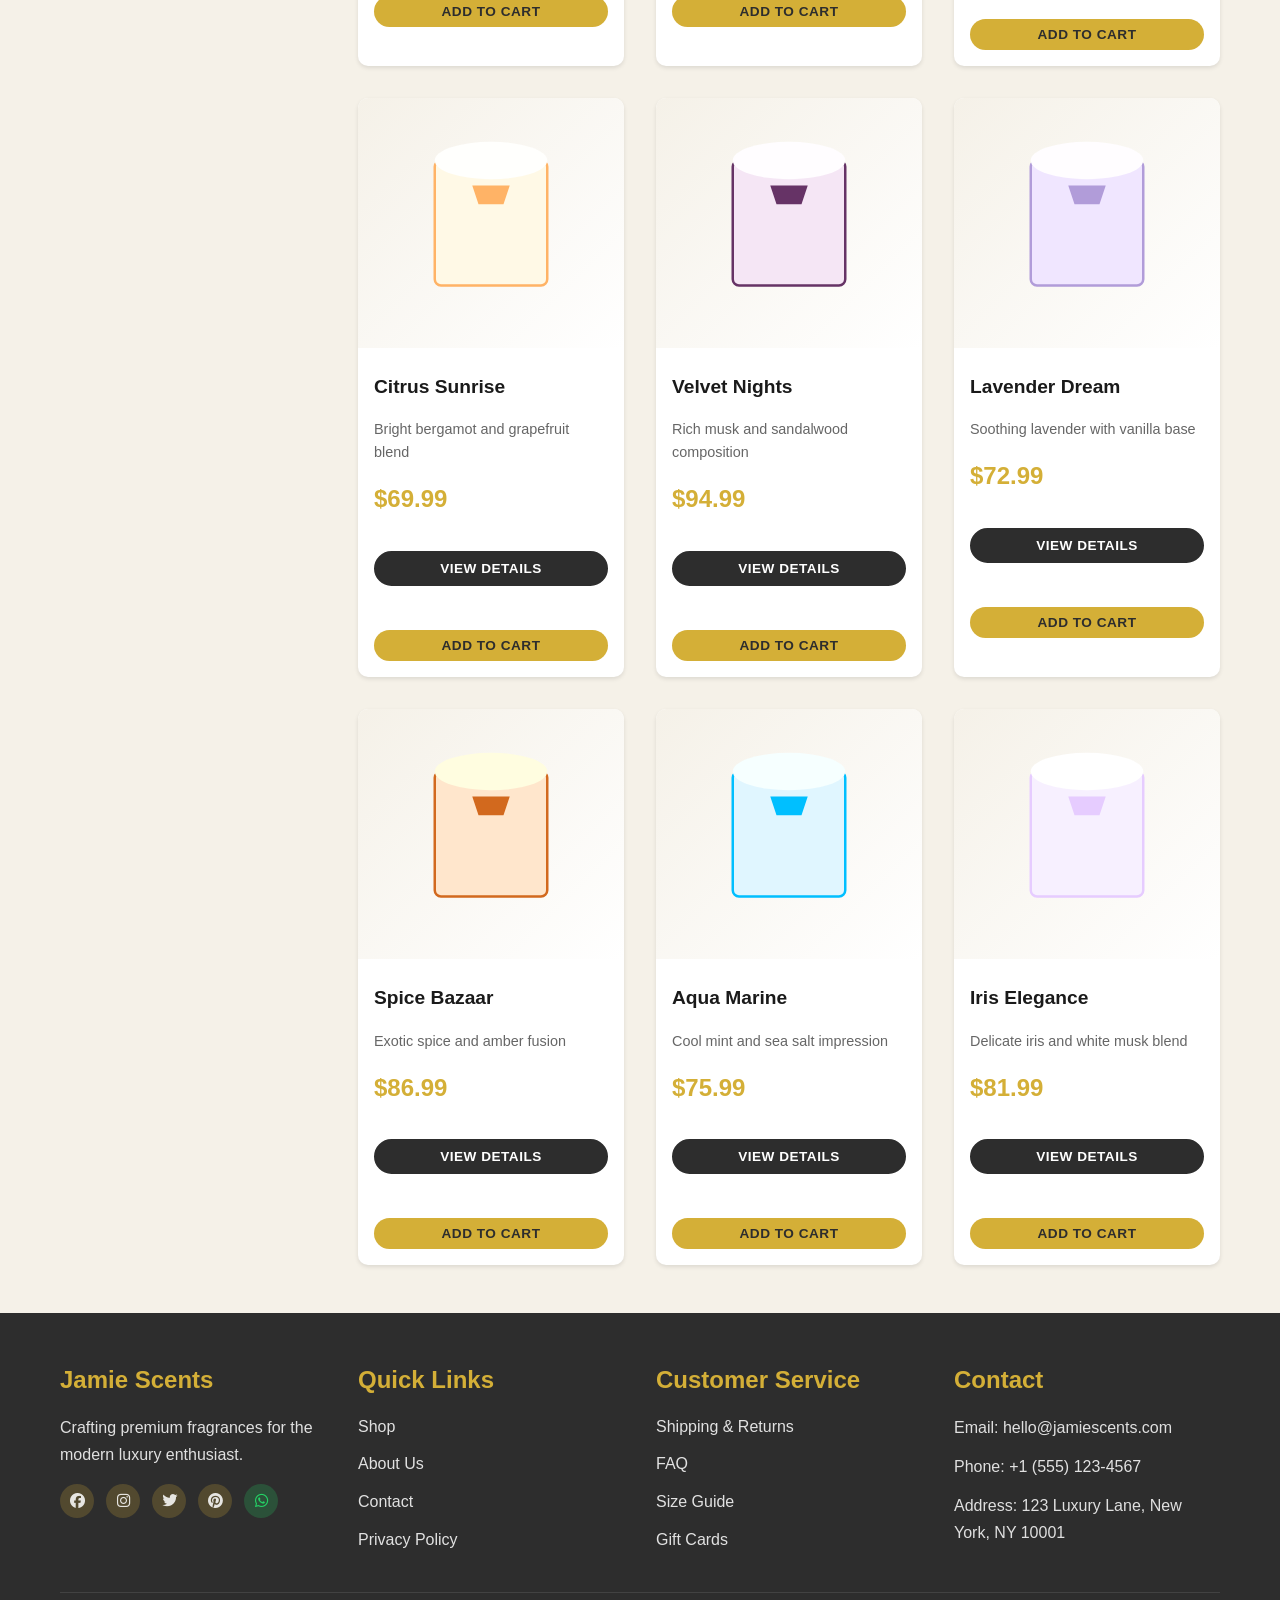
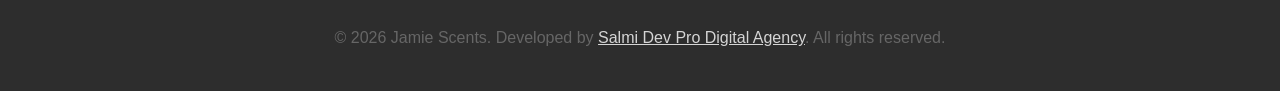
<file: shop.html>
<!DOCTYPE html>
<html lang="en">
<head>
    <meta charset="UTF-8">
    <meta name="viewport" content="width=device-width, initial-scale=1.0">
    <meta name="description" content="Shop Jamie Scents premium fragrance collection.">
    <title>Shop - Jamie Scents</title>
    <link rel="stylesheet" href="css/styles.css">
    <link rel="stylesheet" href="https://cdnjs.cloudflare.com/ajax/libs/font-awesome/6.4.0/css/all.min.css">
</head>
<body>
    <!-- Navigation -->
    <nav class="navbar">
        <div class="container navbar-container">
            <div class="logo">
                <h1>Jamie Scents</h1>
            </div>
            <button class="hamburger" id="hamburger">
                <span></span>
                <span></span>
                <span></span>
            </button>
            <ul class="nav-menu" id="navMenu">
                <li><a href="index.html" class="nav-link">Home</a></li>
                <li><a href="shop.html" class="nav-link active">Shop</a></li>
                <li><a href="about.html" class="nav-link">About</a></li>
                <li><a href="contact.html" class="nav-link">Contact</a></li>
            </ul>
            <a href="shop.html" class="cart-link" aria-label="View cart">
                <i class="fas fa-shopping-cart"></i>
                <span class="cart-count">0</span>
            </a>
        </div>
    </nav>

    <!-- Page Header -->
    <section class="page-header">
        <div class="container">
            <h1>Our Collection</h1>
            <p>Discover our curated selection of premium fragrances</p>
        </div>
    </section>

    <!-- Shop Section -->
    <section class="shop">
        <div class="container">
            <div class="shop-container">
                <!-- Sidebar - Filters -->
                <aside class="shop-sidebar">
                    <div class="filter-group">
                        <div class="filter-options">
                            <label class="filter-label">
                                <input type="checkbox" value="all" class="category-filter" checked>
                                All Products
                            </label>
                            <label class="filter-label">
                                <input type="checkbox" value="floral" class="category-filter">
                                Floral
                            </label>
                            <label class="filter-label">
                                <input type="checkbox" value="oriental" class="category-filter">
                                Oriental
                            </label>
                            <label class="filter-label">
                                <input type="checkbox" value="fresh" class="category-filter">
                                Fresh
                            </label>
                            <label class="filter-label">
                                <input type="checkbox" value="woody" class="category-filter">
                                Woody
                            </label>
                        </div>
                    </div>

                    <div class="filter-group">
                        <h3 class="filter-title">Price Range</h3>
                        <div class="price-range">
                            <input type="range" id="priceRange" min="0" max="200" value="200" class="slider">
                            <p>Up to $<span id="priceValue">200</span></p>
                        </div>
                    </div>

                    <button class="btn btn-secondary btn-block" id="resetFilters">Reset Filters</button>
                </aside>

                <!-- Main Shop Area -->
                <main class="shop-main">
                    <!-- Sort Options -->
                    <div class="shop-controls">
                        <p class="product-count">Showing <span id="productCount">12</span> products</p>
                        <select id="sortSelect" class="sort-select">
                            <option value="featured">Featured</option>
                            <option value="price-low">Price: Low to High</option>
                            <option value="price-high">Price: High to Low</option>
                            <option value="newest">Newest</option>
                        </select>
                    </div>

                    <!-- Products Grid -->
                    <div class="products-grid" id="productsGrid">
                        <!-- Products will be loaded here by JavaScript -->
                    </div>
                </main>
            </div>
        </div>
    </section>

    <!-- Cart Drawer -->
    <div id="cartOverlay" class="cart-overlay"></div>
    <aside id="cartDrawer" class="cart-drawer">
        <div class="cart-header">
            <h3>Your Cart</h3>
            <button id="closeCartDrawer" class="cart-close" aria-label="Close cart drawer">&times;</button>
        </div>
        <div id="cartItems" class="cart-items"></div>
        <div class="cart-summary">
            <div class="cart-summary-info">
                <p>Total Items: <span id="cartTotalItems">0</span></p>
                <p>Subtotal: <span id="cartSubtotal">$0.00</span></p>
            </div>
            <button id="cartCheckout" class="btn btn-primary btn-block" disabled>Checkout</button>
        </div>
    </aside>

    <!-- Quick View Modal -->
    <div class="modal" id="quickViewModal">
        <div class="modal-content">
            <button class="modal-close" id="closeModal">&times;</button>
            <div class="modal-body">
                <div class="modal-image">
                    <svg viewBox="0 0 150 200" xmlns="http://www.w3.org/2000/svg" id="modalBottleImage">
                        <rect x="30" y="50" width="90" height="100" fill="#e8d5b5" stroke="#b8a880" stroke-width="2" rx="5"/>
                        <ellipse cx="75" cy="50" rx="45" ry="15" fill="#f0e4c9"/>
                        <path d="M 60 70 L 65 85 L 85 85 L 90 70" fill="#d4af37"/>
                    </svg>
                </div>
                <div class="modal-info">
                    <h2 id="modalProductName">Product Name</h2>
                    <p id="modalProductDesc" class="product-desc">Product description goes here</p>
                    <p id="modalProductPrice" class="price">$79.99</p>
                    <p id="modalProductCategory" class="product-category">Category</p>
                    <div class="product-details">
                        <p><strong>Size:</strong> 100 ml</p>
                        <p><strong>Type:</strong> Eau de Parfum</p>
                        <p><strong>Longevity:</strong> 8+ hours</p>
                    </div>
                    <div class="modal-actions">
                        <div class="quantity-selector">
                            <button class="qty-btn" id="qtyMinus">−</button>
                            <input type="number" id="qtyInput" value="1" min="1" max="10">
                            <button class="qty-btn" id="qtyPlus">+</button>
                        </div>
                        <button class="btn btn-primary btn-block">Add to Cart</button>
                    </div>
                </div>
            </div>
        </div>
    </div>

    <!-- Footer -->
    <footer class="footer">
        <div class="container">
            <div class="footer-content">
                <div class="footer-section">
                    <h3>Jamie Scents</h3>
                    <p>Crafting premium fragrances for the modern luxury enthusiast.</p>
                    <div class="social-links">
                        <a href="#" class="social-link"><i class="fab fa-facebook"></i></a>
                        <a href="#" class="social-link"><i class="fab fa-instagram"></i></a>
                        <a href="#" class="social-link"><i class="fab fa-twitter"></i></a>
                        <a href="#" class="social-link"><i class="fab fa-pinterest"></i></a>
                        <a href="https://wa.me/256742003062?text=Hello%20Jamie%20Scents" class="social-link whatsapp" target="_blank" rel="noopener"><i class="fab fa-whatsapp"></i></a>
                    </div>
                </div>

                <div class="footer-section">
                    <h3>Quick Links</h3>
                    <ul>
                        <li><a href="shop.html">Shop</a></li>
                        <li><a href="about.html">About Us</a></li>
                        <li><a href="contact.html">Contact</a></li>
                        <li><a href="#">Privacy Policy</a></li>
                    </ul>
                </div>

                <div class="footer-section">
                    <h3>Customer Service</h3>
                    <ul>
                        <li><a href="#">Shipping & Returns</a></li>
                        <li><a href="#">FAQ</a></li>
                        <li><a href="#">Size Guide</a></li>
                        <li><a href="#">Gift Cards</a></li>
                    </ul>
                </div>

                <div class="footer-section">
                    <h3>Contact</h3>
                    <p>Email: hello@jamiescents.com</p>
                    <p>Phone: <a href="tel:+15551234567">+1 (555) 123-4567</a></p>
                    <p>Address: 123 Luxury Lane, New York, NY 10001</p>
                </div>
            </div>

            <div class="footer-bottom">
                <p>&copy; <span id="currentYear"></span> Jamie Scents. Developed by <a href="https://www.salmidevpro.com.ng" class="footer-credit-link" target="_blank" rel="noopener">Salmi Dev Pro Digital Agency</a>. All rights reserved.</p>
            </div>
        </div>
    </footer>

    <script src="js/main.js"></script>
    <script src="js/shop.js"></script>
</body>
</html>
</file>
<file: css/styles.css>
/* ============================================
   GLOBAL STYLES & VARIABLES
   ============================================ */

:root {
    --primary-color: #d4af37;
    --secondary-color: #2d2d2d;
    --accent-color: #8b7355;
    --light-bg: #f5f1e8;
    --white: #ffffff;
    --text-dark: #1a1a1a;
    --text-light: #666666;
    --border-color: #e0e0e0;
    --shadow-sm: 0 2px 4px rgba(0, 0, 0, 0.1);
    --shadow-md: 0 4px 6px rgba(0, 0, 0, 0.1);
    --shadow-lg: 0 10px 25px rgba(0, 0, 0, 0.15);
    --transition: all 0.3s ease;
}

* {
    margin: 0;
    padding: 0;
    box-sizing: border-box;
}

html {
    scroll-behavior: smooth;
}

body {
    font-family: 'Segoe UI', Tahoma, Geneva, Verdana, sans-serif;
    background-color: var(--light-bg);
    color: var(--text-dark);
    line-height: 1.6;
    overflow-x: hidden;
}

.container {
    max-width: 1200px;
    margin: 0 auto;
    padding: 0 20px;
}

/* ============================================
   TYPOGRAPHY
   ============================================ */

h1, h2, h3, h4, h5, h6 {
    font-weight: 600;
    margin-bottom: 1rem;
    color: var(--text-dark);
}

h1 {
    font-size: 3.5rem;
    letter-spacing: -1px;
}

h2 {
    font-size: 2.5rem;
}

h3 {
    font-size: 1.5rem;
}

p {
    color: var(--text-light);
    margin-bottom: 1rem;
}

a {
    color: var(--primary-color);
    text-decoration: none;
    transition: var(--transition);
}

a:hover {
    color: var(--accent-color);
}

/* ============================================
   BUTTONS
   ============================================ */

.btn {
    display: inline-block;
    padding: 12px 30px;
    border: none;
    border-radius: 50px;
    cursor: pointer;
    font-weight: 600;
    text-transform: uppercase;
    letter-spacing: 0.5px;
    font-size: 0.9rem;
    transition: var(--transition);
    text-decoration: none;
    font-family: inherit;
}

.btn-primary {
    background-color: var(--primary-color);
    color: var(--secondary-color);
}

.btn-primary:hover {
    background-color: var(--accent-color);
    transform: translateY(-2px);
    box-shadow: var(--shadow-lg);
}

.btn-secondary {
    background-color: var(--secondary-color);
    color: var(--white);
    border: 2px solid var(--secondary-color);
}

.btn-secondary:hover {
    background-color: var(--accent-color);
    border-color: var(--accent-color);
    transform: translateY(-2px);
}

.btn-lg {
    padding: 15px 45px;
    font-size: 1.1rem;
}

.btn-sm {
    padding: 8px 20px;
    font-size: 0.85rem;
}

.btn-block {
    width: 100%;
    display: block;
}

/* ============================================
   NAVIGATION BAR
   ============================================ */

.navbar {
    background-color: var(--white);
    box-shadow: var(--shadow-md);
    position: sticky;
    top: 0;
    z-index: 1000;
    transition: var(--transition);
}

.navbar-container {
    display: flex;
    justify-content: space-between;
    align-items: center;
    padding: 1.5rem 20px;
}

.navbar-container {
    position: relative;
}

.cart-link {
    display: inline-flex;
    align-items: center;
    justify-content: center;
    width: 44px;
    height: 44px;
    border-radius: 50%;
    background: rgba(212, 175, 55, 0.12);
    color: var(--primary-color);
    transition: var(--transition);
    margin-left: 1rem;
    position: relative;
    z-index: 10;
}

.cart-link:hover {
    background: var(--primary-color);
    color: var(--white);
    transform: scale(1.05);
}

.cart-count {
    position: absolute;
    top: -4px;
    right: -8px;
    min-width: 18px;
    height: 18px;
    border-radius: 50%;
    background: #25d366;
    color: #fff;
    font-size: 0.7rem;
    font-weight: 700;
    display: flex;
    align-items: center;
    justify-content: center;
    padding: 0 4px;
}

.product-actions {
    display: flex;
    gap: 0.75rem;
    flex-wrap: wrap;
    margin-top: 1rem;
}

.cart-overlay,
.cart-drawer {
    position: fixed;
    top: 0;
    right: 0;
    height: 100%;
    z-index: 10001;
    transition: all 0.3s ease;
}

.cart-overlay {
    left: 0;
    width: 100%;
    background: rgba(0, 0, 0, 0.5);
    opacity: 0;
    visibility: hidden;
}

.cart-overlay.open {
    opacity: 1;
    visibility: visible;
}

.cart-drawer {
    width: min(420px, 100%);
    background: var(--white);
    box-shadow: -12px 0 40px rgba(0, 0, 0, 0.16);
    transform: translateX(100%);
    padding: 2rem;
    display: flex;
    flex-direction: column;
    gap: 1.5rem;
    overflow-y: auto;
}

.cart-drawer.open {
    transform: translateX(0);
}

.cart-header {
    display: flex;
    justify-content: space-between;
    align-items: center;
    gap: 1rem;
}

.cart-header h3 {
    margin: 0;
    font-size: 1.5rem;
}

.cart-close {
    background: none;
    border: none;
    font-size: 2rem;
    color: var(--text-dark);
    cursor: pointer;
    line-height: 1;
}

.cart-items {
    display: flex;
    flex-direction: column;
    gap: 1rem;
}

.cart-empty {
    color: var(--text-light);
    padding: 1.5rem 0;
}

.cart-item {
    background: var(--light-bg);
    border-radius: 12px;
    padding: 1rem;
    display: grid;
    gap: 0.75rem;
}

.cart-item-info {
    display: flex;
    justify-content: space-between;
    align-items: flex-start;
    gap: 1rem;
}

.cart-item-info h4 {
    margin: 0 0 0.25rem;
    font-size: 1rem;
}

.cart-item-info p {
    margin: 0;
    color: var(--text-light);
}

.cart-remove {
    background: none;
    border: none;
    color: var(--primary-color);
    font-weight: 600;
    cursor: pointer;
}

.cart-item-meta {
    display: flex;
    justify-content: space-between;
    align-items: center;
    gap: 1rem;
}

.quantity-group {
    display: inline-flex;
    align-items: center;
    gap: 0.5rem;
    border: 1px solid var(--border-color);
    border-radius: 12px;
    overflow: hidden;
}

.quantity-group span {
    min-width: 32px;
    text-align: center;
    display: inline-block;
}

.cart-item-total {
    font-weight: 700;
    color: var(--text-dark);
}

.cart-summary {
    margin-top: auto;
    display: flex;
    flex-direction: column;
    gap: 1rem;
}

.cart-summary-info p {
    margin: 0;
    font-size: 0.95rem;
}

.cart-summary-info p:first-child {
    font-weight: 600;
}

@media (max-width: 768px) {
    .cart-drawer {
        width: 100%;
    }

    .cart-link {
        right: 12px;
    }
}

.logo h1 {
    font-size: 1.8rem;
    margin: 0;
    background: linear-gradient(135deg, var(--primary-color), var(--accent-color));
    -webkit-background-clip: text;
    -webkit-text-fill-color: transparent;
    background-clip: text;
}

.nav-menu {
    display: flex;
    list-style: none;
    gap: 2rem;
    align-items: center;
}

.nav-link {
    position: relative;
    font-weight: 500;
    color: var(--text-dark);
}

.nav-link::after {
    content: '';
    position: absolute;
    bottom: -5px;
    left: 0;
    width: 0;
    height: 2px;
    background-color: var(--primary-color);
    transition: width 0.3s ease;
}

.nav-link:hover::after,
.nav-link.active::after {
    width: 100%;
}

.hamburger {
    display: none;
    background: none;
    border: none;
    cursor: pointer;
    flex-direction: column;
    gap: 5px;
}

.hamburger span {
    width: 25px;
    height: 3px;
    background-color: var(--text-dark);
    border-radius: 2px;
    transition: var(--transition);
}

.hamburger.active span:nth-child(1) {
    transform: rotate(45deg) translateY(10px);
}

.hamburger.active span:nth-child(2) {
    opacity: 0;
}

.hamburger.active span:nth-child(3) {
    transform: rotate(-45deg) translateY(-10px);
}

/* ============================================
   HERO SECTION
   ============================================ */

.hero {
    display: grid;
    grid-template-columns: minmax(420px, 1fr) minmax(360px, 1fr);
    align-items: center;
    gap: 3.5rem;
    padding: 7rem 0 5rem;
    background: linear-gradient(145deg, rgba(245, 241, 232, 1) 0%, rgba(255, 255, 255, 1) 100%);
    min-height: 680px;
    max-width: 1280px;
    margin: 0 auto;
    position: relative;
}

.hero::before {
    content: '';
    position: absolute;
    right: 8%;
    top: 24%;
    width: 360px;
    height: 360px;
    border-radius: 50%;
    background: rgba(212, 175, 55, 0.08);
    filter: blur(25px);
    z-index: 1;
}

.hero-content,
.hero-image {
    position: relative;
    z-index: 2;
}

.hero-content {
    animation: fadeInLeft 0.8s ease-out;
    max-width: 520px;
}

.hero-title {
    font-size: clamp(2.8rem, 4vw, 3.8rem);
    line-height: 1.02;
    margin-bottom: 1.4rem;
    color: var(--text-dark);
    letter-spacing: -0.04em;
}

.hero-subtitle {
    font-size: clamp(1rem, 1.2vw, 1.25rem);
    color: var(--text-light);
    margin-bottom: 2rem;
    max-width: 520px;
}

.hero-content .btn {
    margin-top: 0.5rem;
}

.hero-image {
    display: flex;
    justify-content: flex-end;
    align-items: center;
    animation: fadeInRight 0.8s ease-out;
}

.perfume-bottle {
    width: clamp(260px, 30vw, 360px);
    height: auto;
    filter: drop-shadow(0 24px 42px rgba(0, 0, 0, 0.18));
    animation: float 3.2s ease-in-out infinite;
}

@keyframes float {
    0%, 100% { transform: translateY(0px); }
    50% { transform: translateY(-20px); }
}

@keyframes fadeInLeft {
    from {
        opacity: 0;
        transform: translateX(-50px);
    }
    to {
        opacity: 1;
        transform: translateX(0);
    }
}

@keyframes fadeInRight {
    from {
        opacity: 0;
        transform: translateX(50px);
    }
    to {
        opacity: 1;
        transform: translateX(0);
    }
}

/* ============================================
   SECTIONS
   ============================================ */

section {
    padding: 4rem 0;
}

.section-title {
    text-align: center;
    font-size: 2.5rem;
    margin-bottom: 3rem;
    position: relative;
    padding-bottom: 1rem;
}

.section-title::after {
    content: '';
    position: absolute;
    bottom: 0;
    left: 50%;
    transform: translateX(-50%);
    width: 60px;
    height: 3px;
    background: linear-gradient(90deg, var(--primary-color), var(--accent-color));
    border-radius: 2px;
}

/* ============================================
   VALUES SECTION
   ============================================ */

.values {
    background-color: var(--light-bg);
}

.values-grid {
    display: grid;
    grid-template-columns: repeat(auto-fit, minmax(250px, 1fr));
    gap: 2rem;
}

.value-card {
    background: var(--white);
    padding: 2rem;
    border-radius: 10px;
    text-align: center;
    transition: var(--transition);
    box-shadow: var(--shadow-sm);
}

.value-card:hover {
    transform: translateY(-10px);
    box-shadow: var(--shadow-lg);
}

.value-icon {
    font-size: 3rem;
    color: var(--primary-color);
    margin-bottom: 1rem;
}

.value-card h3 {
    margin-bottom: 1rem;
}

.value-card p {
    color: var(--text-light);
}

/* ============================================
   PRODUCTS GRID
   ============================================ */

.products-grid {
    display: grid;
    grid-template-columns: repeat(auto-fill, minmax(250px, 1fr));
    gap: 2rem;
}

.product-card {
    background: var(--white);
    border-radius: 10px;
    overflow: hidden;
    transition: var(--transition);
    box-shadow: var(--shadow-sm);
}

.product-card:hover {
    transform: translateY(-8px);
    box-shadow: var(--shadow-lg);
}

.product-image {
    background: linear-gradient(135deg, var(--light-bg), var(--white));
    height: 250px;
    display: flex;
    align-items: center;
    justify-content: center;
    overflow: hidden;
}

.product-image svg {
    width: 100%;
    height: 100%;
    object-fit: contain;
    transition: var(--transition);
}

.product-card:hover .product-image svg {
    transform: scale(1.1);
}

.product-card h3 {
    padding: 1.5rem 1rem 0;
    font-size: 1.2rem;
}

.product-desc {
    padding: 0 1rem;
    font-size: 0.9rem;
    color: var(--text-light);
}

.price {
    padding: 0 1rem;
    font-size: 1.5rem;
    font-weight: 700;
    color: var(--primary-color);
}

.product-card .btn {
    margin: 1rem;
    width: calc(100% - 2rem);
}

/* ============================================
   TESTIMONIALS
   ============================================ */

.testimonials {
    background-color: var(--light-bg);
}

.testimonials-grid {
    display: grid;
    grid-template-columns: repeat(auto-fit, minmax(300px, 1fr));
    gap: 2rem;
}

.testimonial-card {
    background: var(--white);
    padding: 2rem;
    border-radius: 10px;
    box-shadow: var(--shadow-sm);
    transition: var(--transition);
    border-left: 4px solid var(--primary-color);
}

.testimonial-card:hover {
    box-shadow: var(--shadow-lg);
}

.stars {
    color: var(--primary-color);
    font-size: 1rem;
    margin-bottom: 1rem;
}

.testimonial-text {
    font-style: italic;
    margin-bottom: 1rem;
    color: var(--text-dark);
}

.testimonial-author {
    font-weight: 600;
    color: var(--accent-color);
}

/* ============================================
   NEWSLETTER SECTION
   ============================================ */

.newsletter {
    background: linear-gradient(135deg, var(--secondary-color) 0%, var(--accent-color) 100%);
    color: var(--white);
}

.newsletter-content {
    text-align: center;
    padding: 3rem;
}

.newsletter-content h2 {
    color: var(--white);
}

.newsletter-content p {
    color: rgba(255, 255, 255, 0.9);
}

.newsletter-form {
    display: flex;
    gap: 1rem;
    max-width: 500px;
    margin: 2rem auto;
}

.newsletter-form input {
    flex: 1;
    padding: 12px 20px;
    border: none;
    border-radius: 50px;
    font-size: 1rem;
}

.newsletter-form .btn {
    flex: 0 0 auto;
}

.form-message {
    margin-top: 1rem;
    font-weight: 600;
}

/* ============================================
   PAGE HEADER
   ============================================ */

.page-header {
    background: linear-gradient(135deg, var(--secondary-color) 0%, var(--accent-color) 100%);
    color: var(--white);
    padding: 4rem 0;
    text-align: center;
}

.page-header h1 {
    color: var(--white);
    font-size: 3rem;
    margin-bottom: 0.5rem;
}

.page-header p {
    color: rgba(255, 255, 255, 0.9);
    font-size: 1.2rem;
}

/* ============================================
   SHOP SECTION
   ============================================ */

.shop {
    padding: 3rem 0;
}

.shop-container {
    display: grid;
    grid-template-columns: 250px 1fr;
    gap: 3rem;
}

.shop-sidebar {
    background: var(--light-bg);
    padding: 2rem;
    border-radius: 10px;
    height: fit-content;
}

.filter-group {
    margin-bottom: 2rem;
}

.filter-title {
    font-size: 1.1rem;
    margin-bottom: 1rem;
    color: var(--text-dark);
}

.filter-options {
    display: flex;
    flex-direction: column;
    gap: 0.8rem;
}

.filter-label {
    display: flex;
    align-items: center;
    cursor: pointer;
    color: var(--text-light);
    transition: var(--transition);
}

.filter-label input {
    margin-right: 0.5rem;
    cursor: pointer;
}

.filter-label:hover {
    color: var(--text-dark);
}

.price-range {
    margin-top: 1rem;
}

.slider {
    width: 100%;
    height: 5px;
    border-radius: 5px;
    background: var(--border-color);
    outline: none;
    -webkit-appearance: none;
}

.slider::-webkit-slider-thumb {
    -webkit-appearance: none;
    appearance: none;
    width: 20px;
    height: 20px;
    border-radius: 50%;
    background: var(--primary-color);
    cursor: pointer;
    transition: var(--transition);
}

.slider::-webkit-slider-thumb:hover {
    background: var(--accent-color);
    box-shadow: 0 0 10px rgba(212, 175, 55, 0.5);
}

.slider::-moz-range-thumb {
    width: 20px;
    height: 20px;
    border-radius: 50%;
    background: var(--primary-color);
    cursor: pointer;
    border: none;
    transition: var(--transition);
}

.slider::-moz-range-thumb:hover {
    background: var(--accent-color);
}

.shop-controls {
    display: flex;
    justify-content: space-between;
    align-items: center;
    margin-bottom: 2rem;
    flex-wrap: wrap;
    gap: 1rem;
}

.product-count {
    color: var(--text-light);
}

.sort-select {
    padding: 10px 15px;
    border: 1px solid var(--border-color);
    border-radius: 5px;
    background-color: var(--white);
    cursor: pointer;
    transition: var(--transition);
}

.sort-select:hover {
    border-color: var(--primary-color);
}

/* ============================================
   MODAL
   ============================================ */

.modal {
    display: none;
    position: fixed;
    z-index: 2000;
    left: 0;
    top: 0;
    width: 100%;
    height: 100%;
    background-color: rgba(0, 0, 0, 0.6);
    animation: fadeIn 0.3s ease-out;
}

.modal.show {
    display: flex;
    align-items: center;
    justify-content: center;
}

.modal-content {
    background-color: var(--white);
    padding: 2rem;
    border-radius: 15px;
    width: 90%;
    max-width: 800px;
    position: relative;
    box-shadow: var(--shadow-lg);
    animation: slideIn 0.3s ease-out;
}

@keyframes slideIn {
    from {
        transform: translateY(-50px);
        opacity: 0;
    }
    to {
        transform: translateY(0);
        opacity: 1;
    }
}

@keyframes fadeIn {
    from {
        opacity: 0;
    }
    to {
        opacity: 1;
    }
}

.modal-close {
    position: absolute;
    top: 15px;
    right: 20px;
    font-size: 2rem;
    background: none;
    border: none;
    cursor: pointer;
    color: var(--text-light);
    transition: var(--transition);
}

.modal-close:hover {
    color: var(--text-dark);
}

.modal-body {
    display: grid;
    grid-template-columns: 1fr 1fr;
    gap: 2rem;
    align-items: start;
}

.modal-image {
    background: var(--light-bg);
    border-radius: 10px;
    padding: 2rem;
    display: flex;
    align-items: center;
    justify-content: center;
    min-height: 300px;
}

.modal-image svg {
    width: 100%;
    height: auto;
    max-height: 300px;
}

.modal-info h2 {
    margin-bottom: 1rem;
}

.product-category {
    display: inline-block;
    background: var(--light-bg);
    padding: 0.5rem 1rem;
    border-radius: 20px;
    font-size: 0.85rem;
    font-weight: 600;
    margin-bottom: 1rem;
}

.product-details {
    background: var(--light-bg);
    padding: 1rem;
    border-radius: 8px;
    margin: 1rem 0;
}

.product-details p {
    margin-bottom: 0.5rem;
}

.quantity-selector {
    display: flex;
    align-items: center;
    gap: 0.5rem;
    margin-bottom: 1rem;
    border: 1px solid var(--border-color);
    width: fit-content;
    border-radius: 5px;
}

.qty-btn {
    background: none;
    border: none;
    padding: 8px 12px;
    font-size: 1.2rem;
    cursor: pointer;
    color: var(--text-dark);
    transition: var(--transition);
}

.qty-btn:hover {
    color: var(--primary-color);
}

#qtyInput {
    border: none;
    width: 50px;
    text-align: center;
    font-weight: 600;
}

.modal-actions {
    display: flex;
    flex-direction: column;
    gap: 1rem;
}

/* ============================================
   ABOUT PAGE
   ============================================ */

.about-story {
    padding: 4rem 0;
}

.story-content {
    display: grid;
    grid-template-columns: 1fr 1fr;
    gap: 3rem;
    align-items: center;
}

.story-text h2 {
    margin-bottom: 1.5rem;
}

.story-text p {
    margin-bottom: 1.5rem;
    line-height: 1.8;
}

.story-image {
    display: flex;
    justify-content: center;
}

.founder-illustration {
    width: 100%;
    max-width: 300px;
    filter: drop-shadow(0 10px 20px rgba(0, 0, 0, 0.15));
}

.mission-grid {
    display: grid;
    grid-template-columns: 1fr 1fr;
    gap: 2rem;
}

.mission-card {
    background: var(--light-bg);
    padding: 2.5rem;
    border-radius: 10px;
    text-align: center;
    transition: var(--transition);
}

.mission-card:hover {
    transform: translateY(-5px);
    background: var(--white);
    box-shadow: var(--shadow-md);
}

.mission-icon {
    font-size: 3rem;
    color: var(--primary-color);
    margin-bottom: 1rem;
}

.why-choose {
    background-color: var(--light-bg);
}

.reasons-grid {
    display: grid;
    grid-template-columns: repeat(auto-fit, minmax(300px, 1fr));
    gap: 2rem;
}

.reason-card {
    background: var(--white);
    padding: 2rem;
    border-radius: 10px;
    text-align: center;
    transition: var(--transition);
    box-shadow: var(--shadow-sm);
}

.reason-card:hover {
    transform: translateY(-8px);
    box-shadow: var(--shadow-lg);
}

.reason-icon {
    font-size: 2.5rem;
    color: var(--primary-color);
    margin-bottom: 1rem;
}

/* ============================================
   TIMELINE
   ============================================ */

.timeline-section {
    padding: 4rem 0;
}

.timeline {
    position: relative;
    padding: 2rem 0;
}

.timeline::before {
    content: '';
    position: absolute;
    left: 50%;
    transform: translateX(-50%);
    width: 2px;
    height: 100%;
    background: linear-gradient(180deg, var(--primary-color), var(--accent-color));
}

.timeline-item {
    margin-bottom: 3rem;
    width: 48%;
}

.timeline-item:nth-child(odd) {
    margin-left: 0;
    text-align: right;
    padding-right: 3rem;
}

.timeline-item:nth-child(even) {
    margin-left: 52%;
    text-align: left;
    padding-left: 3rem;
}

.timeline-marker {
    position: absolute;
    left: 50%;
    transform: translateX(-50%);
    background: var(--primary-color);
    color: var(--secondary-color);
    width: 50px;
    height: 50px;
    border-radius: 50%;
    display: flex;
    align-items: center;
    justify-content: center;
    font-weight: 700;
    font-size: 1.1rem;
    margin-top: 0.5rem;
    box-shadow: var(--shadow-md);
}

.timeline-content {
    background: var(--light-bg);
    padding: 2rem;
    border-radius: 10px;
    transition: var(--transition);
}

.timeline-content:hover {
    box-shadow: var(--shadow-md);
    background: var(--white);
}

.timeline-content h3 {
    color: var(--primary-color);
    margin-bottom: 0.5rem;
}

/* ============================================
   CONTACT PAGE
   ============================================ */

.contact-section {
    padding: 3rem 0;
}

.contact-wrapper {
    display: grid;
    grid-template-columns: 1fr 1fr;
    gap: 3rem;
}

.contact-info {
    display: flex;
    flex-direction: column;
    gap: 1.5rem;
}

.info-card {
    background: var(--light-bg);
    padding: 2rem;
    border-radius: 10px;
    transition: var(--transition);
}

.info-card:hover {
    transform: translateX(10px);
    box-shadow: var(--shadow-md);
}

.info-icon {
    font-size: 2rem;
    color: var(--primary-color);
    margin-bottom: 1rem;
}

.whatsapp-card {
    border: 1px solid rgba(37, 211, 102, 0.2);
    background: rgba(37, 211, 102, 0.08);
}

.whatsapp-icon {
    color: #25d366;
}

.info-card h3 {
    margin-bottom: 0.5rem;
}

.info-card p {
    margin-bottom: 0.3rem;
    font-size: 0.95rem;
}

.social-section {
    background: var(--white);
    padding: 2rem;
    border-radius: 10px;
    border: 2px solid var(--border-color);
}

.social-section h3 {
    margin-bottom: 1.5rem;
}

.social-links-large {
    display: flex;
    flex-direction: column;
    gap: 1rem;
}

.social-link-lg {
    display: flex;
    align-items: center;
    gap: 1rem;
    padding: 0.8rem 1rem;
    background: var(--light-bg);
    border-radius: 8px;
    transition: var(--transition);
    color: var(--text-dark);
}

.social-link-lg:hover {
    background: var(--primary-color);
    color: var(--secondary-color);
    transform: translateX(5px);
}

.social-link-lg i {
    font-size: 1.3rem;
}

/* ============================================
   CONTACT FORM
   ============================================ */

.contact-form-wrapper h2 {
    margin-bottom: 2rem;
}

.contact-form {
    display: flex;
    flex-direction: column;
    gap: 1.5rem;
}

.form-group {
    display: flex;
    flex-direction: column;
}

.form-group label {
    font-weight: 600;
    margin-bottom: 0.5rem;
    color: var(--text-dark);
}

.form-group input,
.form-group select,
.form-group textarea {
    padding: 12px 15px;
    border: 1px solid var(--border-color);
    border-radius: 8px;
    font-family: inherit;
    font-size: 1rem;
    transition: var(--transition);
}

.form-group input:focus,
.form-group select:focus,
.form-group textarea:focus {
    outline: none;
    border-color: var(--primary-color);
    box-shadow: 0 0 0 3px rgba(212, 175, 55, 0.1);
}

.form-group.checkbox {
    flex-direction: row;
    align-items: center;
    gap: 0.8rem;
}

.form-group.checkbox input {
    width: auto;
    height: 18px;
    width: 18px;
}

.form-group.checkbox label {
    margin-bottom: 0;
}

.error-message {
    color: #e74c3c;
    font-size: 0.85rem;
    margin-top: 0.3rem;
    display: none;
}

.error-message.show {
    display: block;
}

/* ============================================
   MAP SECTION
   ============================================ */

.map-section {
    background: var(--light-bg);
    padding: 4rem 0;
}

.map-section .section-title {
    margin-bottom: 2rem;
}

.map-container {
    border-radius: 15px;
    overflow: hidden;
    box-shadow: var(--shadow-lg);
    height: 500px;
}

/* ============================================
   FAQ SECTION
   ============================================ */

.faq-section {
    padding: 4rem 0;
}

.faq-grid {
    display: grid;
    grid-template-columns: repeat(auto-fit, minmax(400px, 1fr));
    gap: 1.5rem;
}

.faq-item {
    border: 1px solid var(--border-color);
    border-radius: 10px;
    overflow: hidden;
    transition: var(--transition);
}

.faq-item:hover {
    box-shadow: var(--shadow-md);
    border-color: var(--primary-color);
}

.faq-question {
    display: flex;
    justify-content: space-between;
    align-items: center;
    padding: 1.5rem;
    background: var(--light-bg);
    cursor: pointer;
    user-select: none;
    transition: var(--transition);
}

.faq-question:hover {
    background: var(--white);
}

.faq-question h3 {
    margin: 0;
    font-size: 1.1rem;
}

.faq-toggle {
    display: flex;
    align-items: center;
    justify-content: center;
    width: 30px;
    height: 30px;
    border-radius: 50%;
    background: var(--white);
    color: var(--primary-color);
    transition: var(--transition);
}

.faq-question:hover .faq-toggle {
    background: var(--primary-color);
    color: var(--secondary-color);
    transform: rotate(180deg);
}

.faq-answer {
    padding: 1.5rem;
    background: var(--white);
    color: var(--text-light);
}

.faq-answer.show {
    display: block;
}

/* ============================================
   CTA SECTION
   ============================================ */

.cta-section {
    background: linear-gradient(135deg, var(--secondary-color) 0%, var(--accent-color) 100%);
    color: var(--white);
    text-align: center;
    padding: 5rem 0;
}

.cta-section h2 {
    color: var(--white);
    font-size: 2.5rem;
    margin-bottom: 1rem;
}

.cta-section p {
    color: rgba(255, 255, 255, 0.9);
    font-size: 1.2rem;
    margin-bottom: 2rem;
}

/* ============================================
   FOOTER
   ============================================ */

.footer {
    background-color: var(--secondary-color);
    color: var(--white);
    padding: 3rem 0 1.5rem;
}

.footer-content {
    display: grid;
    grid-template-columns: repeat(auto-fit, minmax(240px, 1fr));
    gap: 2rem;
    margin-bottom: 1.75rem;
    align-items: start;
}

.footer-section {
    min-width: 0;
}

.footer-section h3 {
    color: var(--primary-color);
    margin-bottom: 0.9rem;
}

.footer-section p {
    color: rgba(255, 255, 255, 0.85);
    margin-bottom: 0.75rem;
    line-height: 1.7;
}

.footer-section ul {
    list-style: none;
    margin: 0;
    padding: 0;
}

.footer-section ul li {
    margin-bottom: 0.75rem;
}

.footer-section a {
    color: rgba(255, 255, 255, 0.86);
    transition: var(--transition);
}

.footer-section a:hover {
    color: var(--primary-color);
}

.social-links {
    display: flex;
    gap: 0.75rem;
    margin-top: 1rem;
}

.social-link {
    display: inline-flex;
    align-items: center;
    justify-content: center;
    width: 34px;
    height: 34px;
    background: rgba(212, 175, 55, 0.22);
    border-radius: 50%;
    color: var(--primary-color);
    transition: var(--transition);
    font-size: 0.95rem;
}

.social-link.whatsapp {
    background: rgba(37, 211, 102, 0.22);
    color: #25d366;
}

.social-link.whatsapp:hover {
    background: #25d366;
    color: #fff;
}

.social-link:hover {
    background: var(--primary-color);
    color: var(--secondary-color);
    transform: translateY(-3px);
}

 .footer-bottom {
    text-align: center;
    padding-top: 2rem;
    border-top: 1px solid rgba(255, 255, 255, 0.1);
    color: rgba(255, 255, 255, 0.7);
}

.footer-bottom a.footer-credit-link {
    color: rgba(255, 255, 255, 0.8);
    text-decoration: underline;
    transition: var(--transition);
}

.footer-bottom a.footer-credit-link:hover {
    color: var(--primary-color);
}

/* ============================================
   RESPONSIVE DESIGN
   ============================================ */

@media (max-width: 768px) {
    h1 {
        font-size: 2.5rem;
    }

    h2 {
        font-size: 1.8rem;
    }

    .hamburger {
        display: flex;
    }

    /* Hide header cart on small screens; show inside menu when opened */
    .cart-link {
        display: none;
    }

    .nav-menu {
        position: absolute;
        top: 70px;
        left: -100%;
        flex-direction: column;
        background-color: var(--white);
        width: 100%;
        text-align: center;
        transition: 0.3s;
        padding: 2rem 0;
        gap: 0;
        box-shadow: var(--shadow-md);
        list-style: none;
        z-index: 1002;
    }

    .nav-menu.active {
        left: 0;
    }

    .nav-menu li {
        padding: 1rem 0;
        border-bottom: 1px solid var(--border-color);
    }

    .hero {
        grid-template-columns: 1fr;
        padding: 5rem 0 3rem;
        gap: 2rem;
        min-height: auto;
        margin: 0 20px;
    }

    .hero-title {
        font-size: 2.4rem;
        margin-bottom: 1rem;
    }

    .hero-subtitle {
        font-size: 1rem;
        margin-bottom: 1.5rem;
    }

    .hero-content {
        text-align: center;
        max-width: 100%;
        margin: 0 auto;
    }

    .hero-image {
        order: -1;
        justify-content: center;
    }

    .perfume-bottle {
        width: 240px;
        height: auto;
    }

    .values-grid,
    .testimonials-grid,
    .mission-grid,
    .reasons-grid,
    .faq-grid {
        grid-template-columns: 1fr;
    }

    .shop-container {
        grid-template-columns: 1fr;
    }

    .shop-sidebar {
        order: 2;
    }

    .shop-main {
        order: 1;
    }

    .modal-body {
        grid-template-columns: 1fr;
    }

    .story-content {
        grid-template-columns: 1fr;
    }

    .timeline::before {
        left: 10px;
    }

    .timeline-item {
        width: 100%;
        padding-left: 60px;
    }

    .timeline-item:nth-child(odd) {
        width: 100%;
        text-align: left;
        padding-right: 0;
        padding-left: 60px;
    }

    .timeline-marker {
        left: 10px;
        transform: translateX(-50%);
    }

    .contact-wrapper {
        grid-template-columns: 1fr;
    }

    .newsletter-form {
        flex-direction: column;
    }

    .newsletter-form .btn {
        flex: 1;
    }

    .map-container {
        height: 350px;
    }

    section {
        padding: 2rem 0;
    }

    .footer-content {
        grid-template-columns: 1fr;
        text-align: center;
    }

    .social-links {
        justify-content: center;
    }
}

@media (max-width: 480px) {
    h1 {
        font-size: 1.8rem;
    }

    h2 {
        font-size: 1.4rem;
    }

    h3 {
        font-size: 1.2rem;
    }

    .container {
        padding: 0 15px;
    }

    .btn {
        padding: 10px 20px;
        font-size: 0.85rem;
    }

    .btn-lg {
        padding: 12px 30px;
        font-size: 1rem;
    }

    .hero {
        padding: 2rem 0;
    }

    .hero-title {
        font-size: 1.5rem;
    }

    .hero-subtitle {
        font-size: 1rem;
    }

    .perfume-bottle {
        width: 150px;
        height: 250px;
    }

    .section-title {
        font-size: 1.8rem;
    }

    .products-grid {
        grid-template-columns: 1fr;
    }

    .shop-controls {
        flex-direction: column;
        align-items: stretch;
    }

    .sort-select {
        width: 100%;
    }

    .modal-content {
        width: 95%;
        padding: 1.5rem;
    }

    .modal-body {
        gap: 1rem;
    }

    .modal-image {
        min-height: 200px;
    }

    .faq-grid {
        grid-template-columns: 1fr;
    }

    .page-header h1 {
        font-size: 1.8rem;
    }

    .page-header p {
        font-size: 1rem;
    }

    .newsletter-content {
        padding: 2rem 1rem;
    }

    .newsletter-form {
        gap: 0.5rem;
    }

    .newsletter-form input {
        padding: 10px 15px;
        font-size: 0.9rem;
    }
}
</file>
